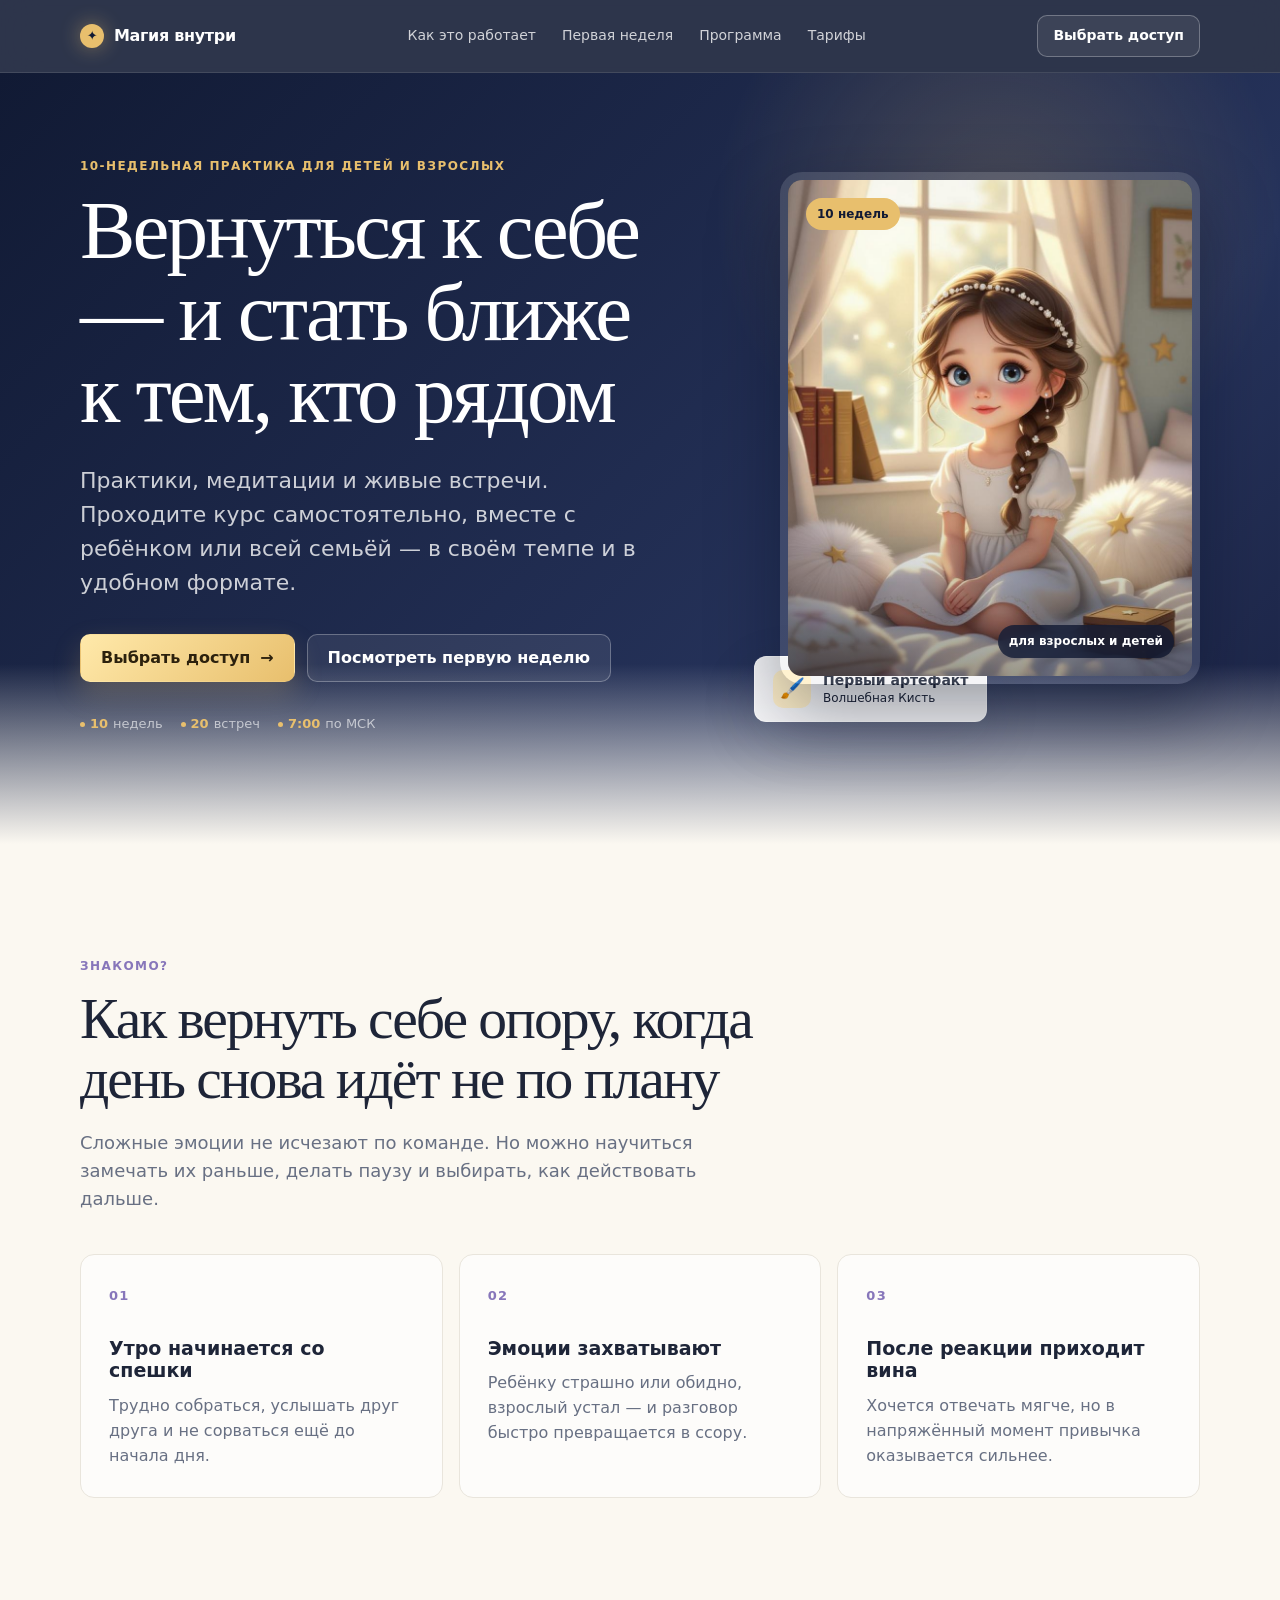
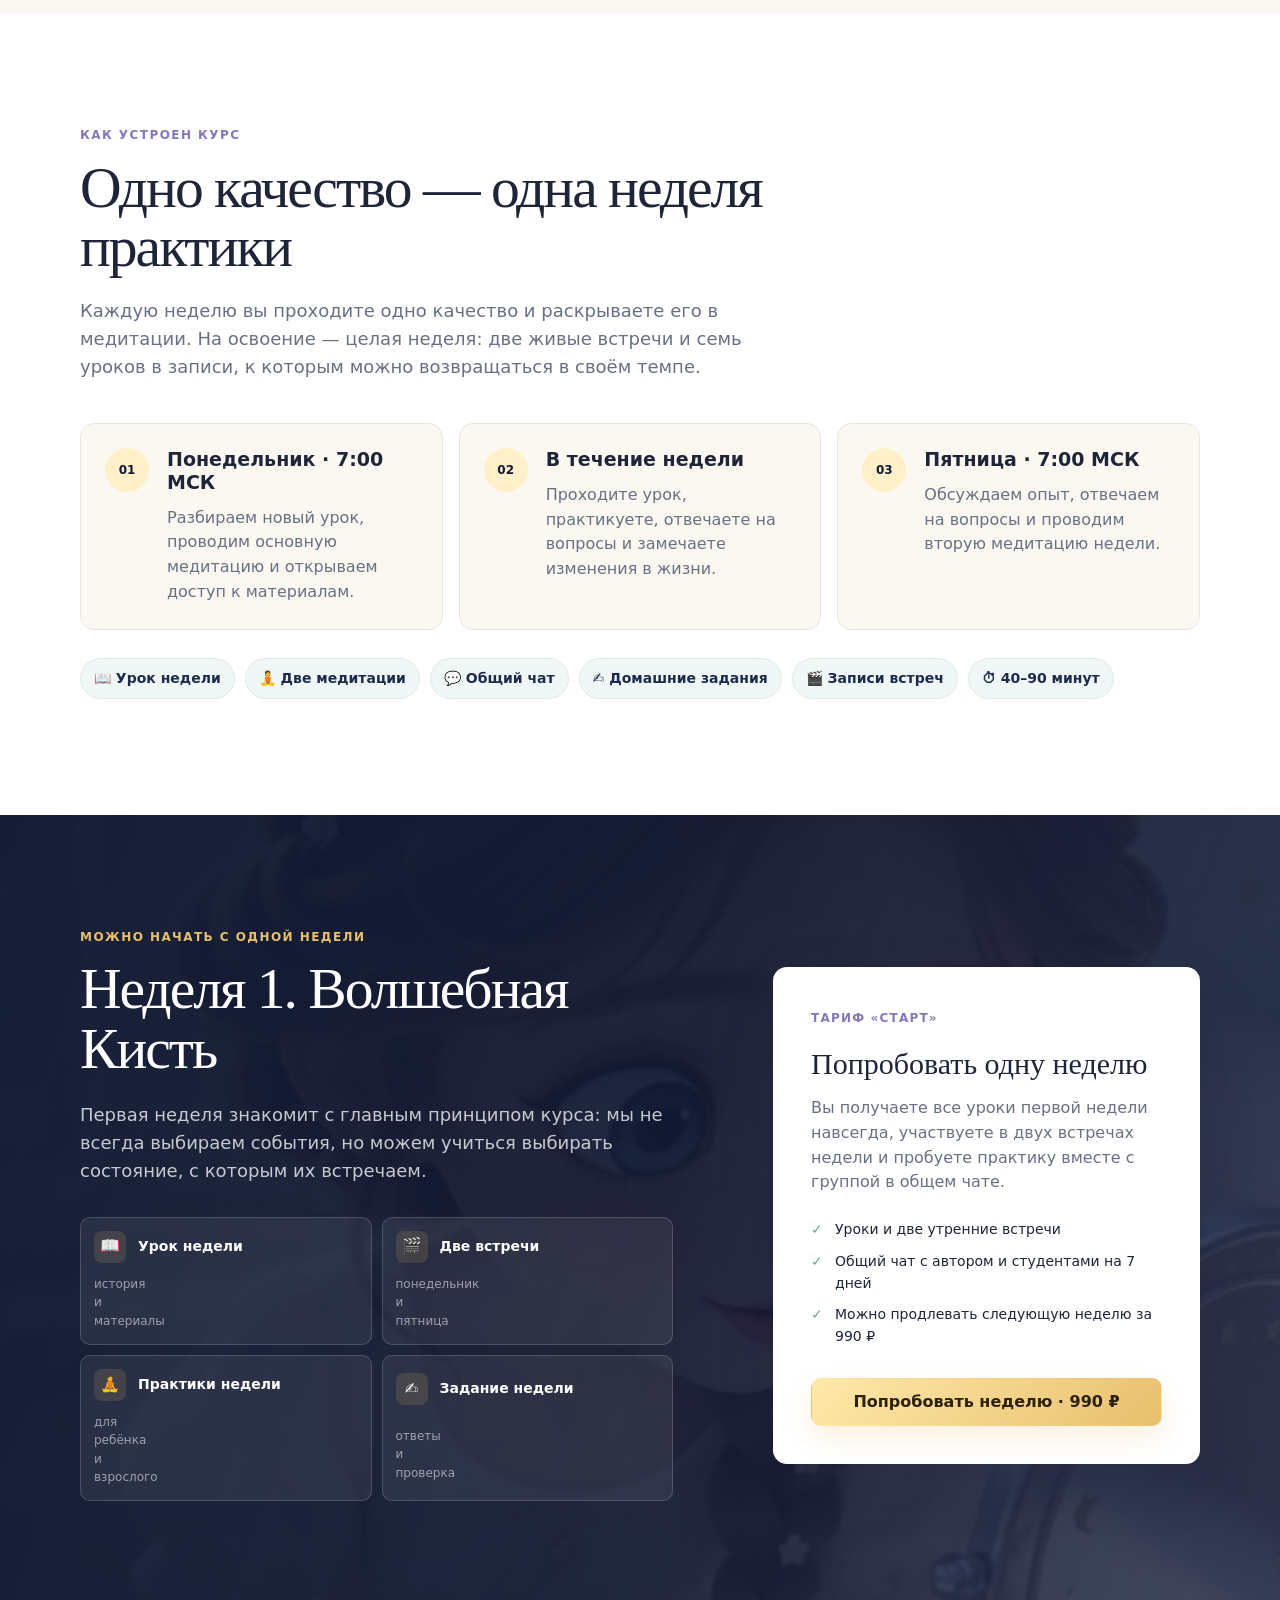
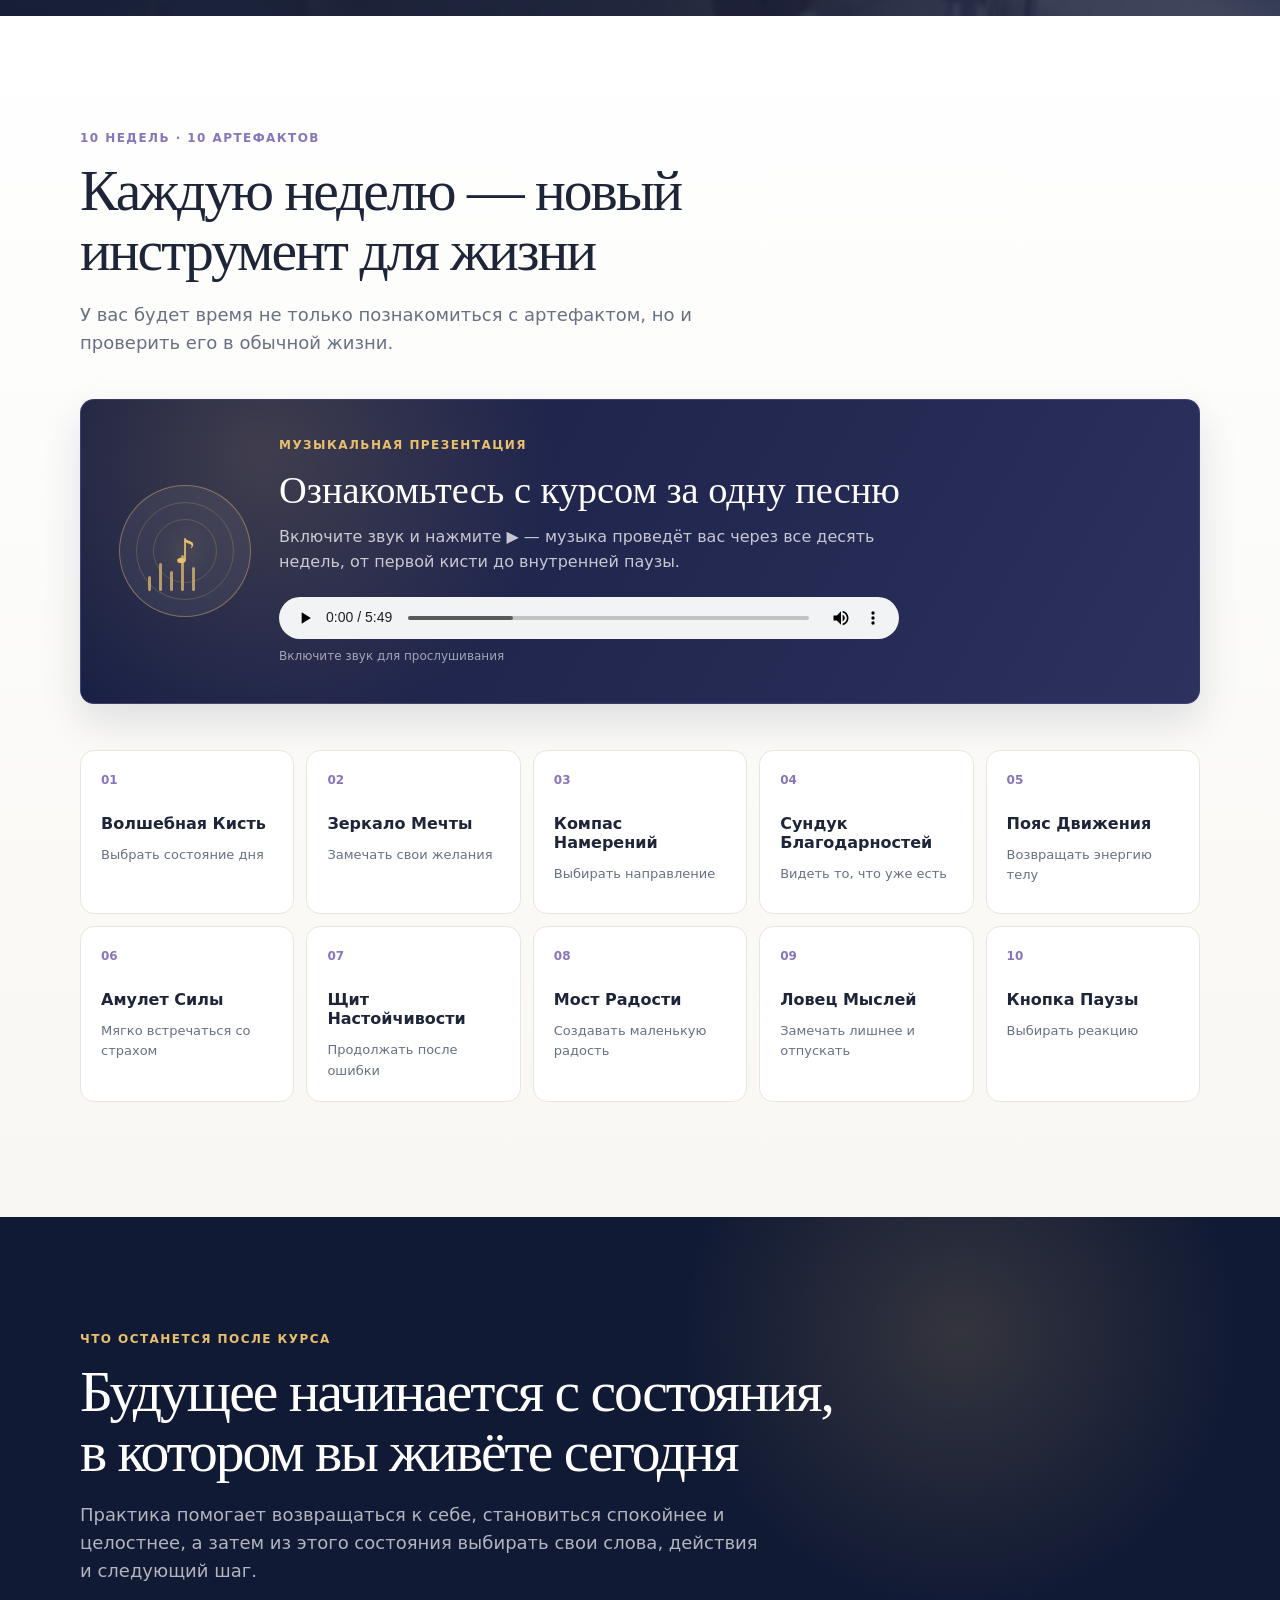
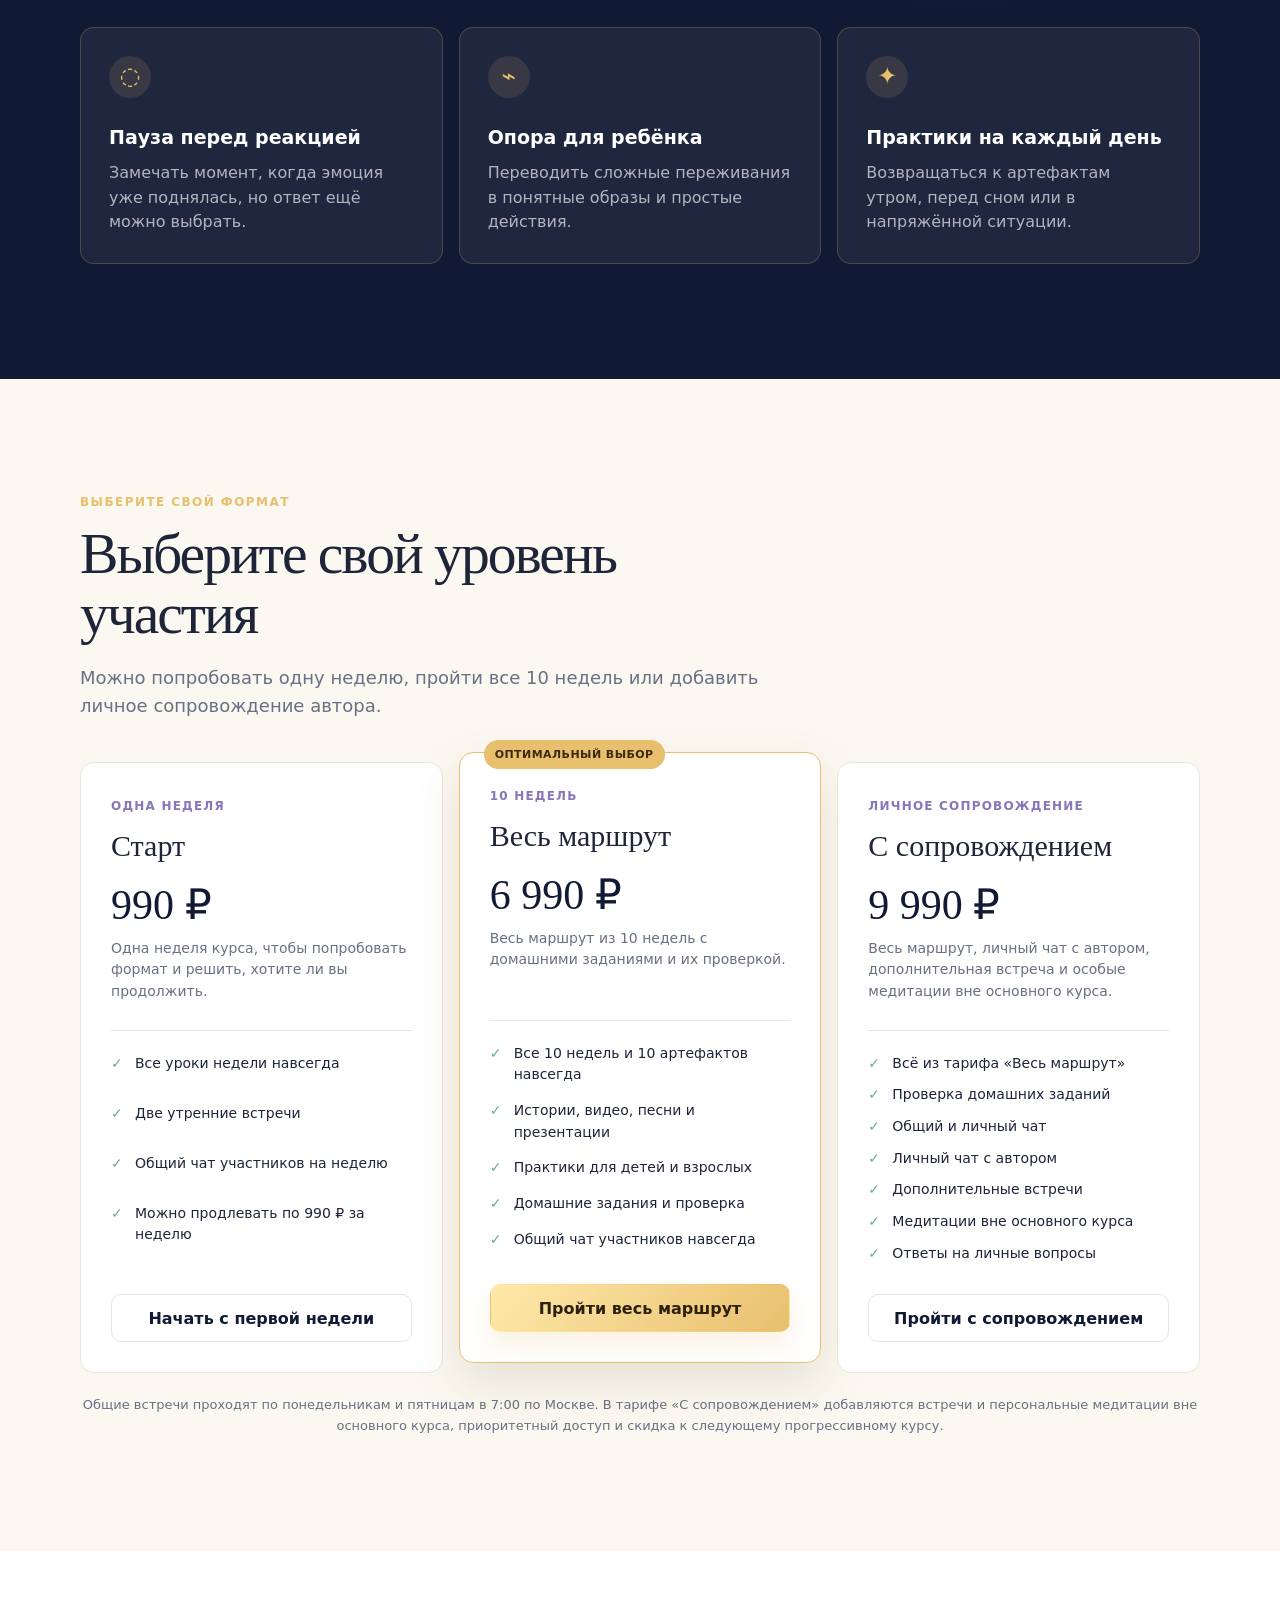
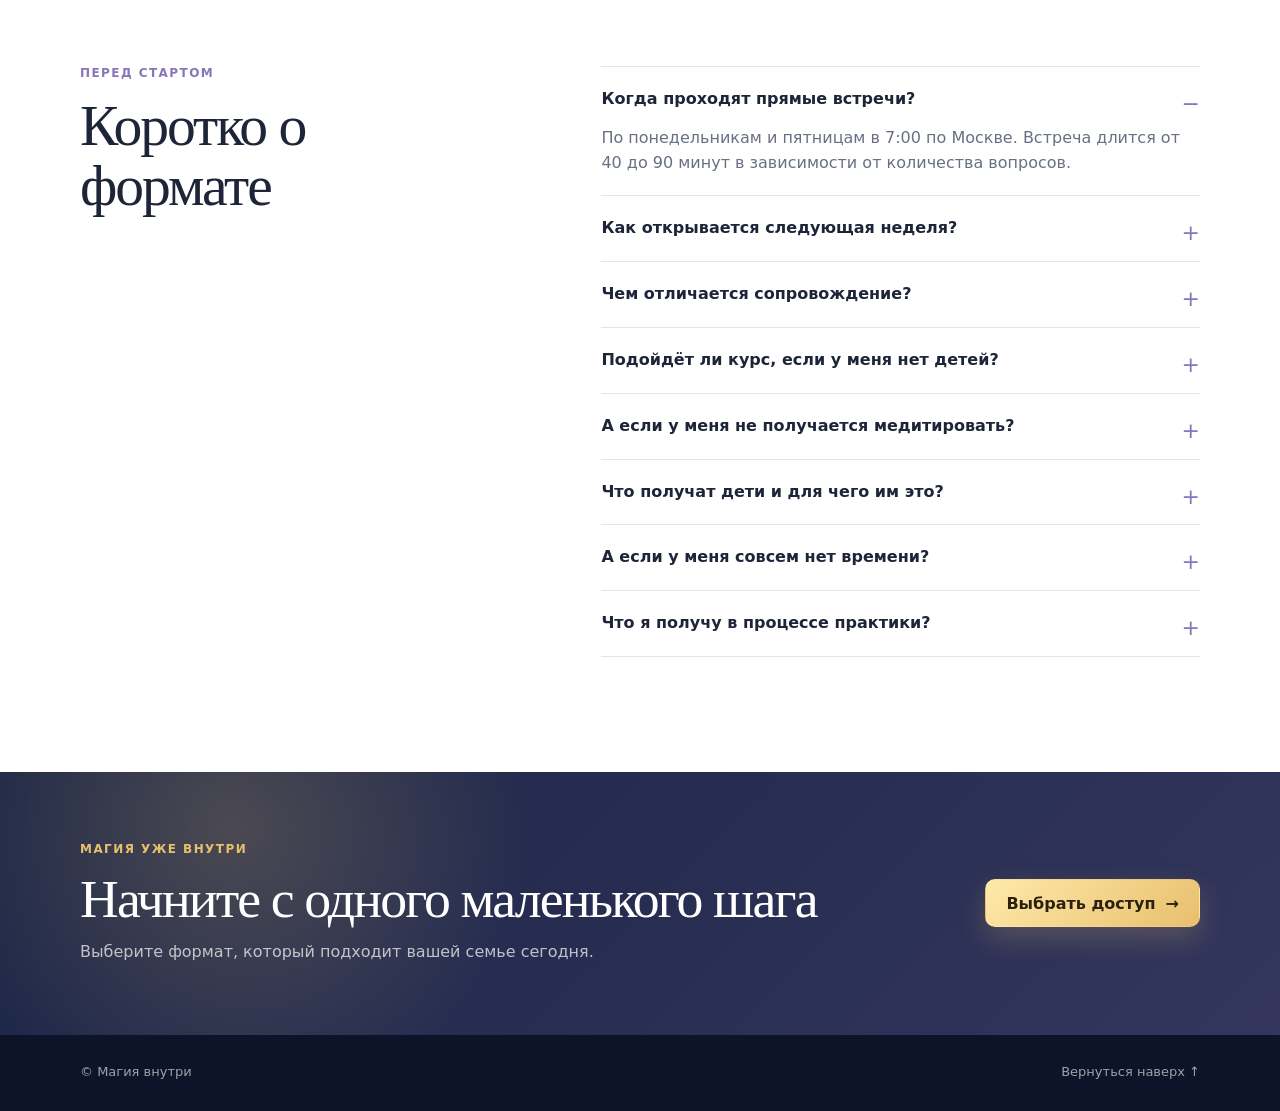
<file: index.html>
<!doctype html>
<html lang="ru">
  <head>
    <meta charset="utf-8" />
    <meta name="viewport" content="width=device-width, initial-scale=1" />
    <title>Магия внутри — 10-недельная практика для детей и взрослых</title>
    <meta
      name="description"
      content="10-недельная практика для детей и взрослых: медитации, живые встречи и практики для самостоятельного прохождения, занятий с ребёнком или всей семьёй."
    />
    <meta name="theme-color" content="#11162f" />
    <link rel="icon" href="assets/favicon.ico" sizes="any" />
    <link rel="icon" type="image/png" sizes="32x32" href="assets/favicon-32.png" />
    <link rel="apple-touch-icon" sizes="180x180" href="assets/apple-touch-icon.png" />
    <link rel="stylesheet" href="styles-lend2.css" />
  </head>
  <body>
    <header class="site-header">
      <div class="container header-inner">
        <a class="brand" href="#top" aria-label="Магия внутри — на главную">
          <span class="brand-mark" aria-hidden="true">✦</span>
          <span>Магия внутри</span>
        </a>

        <nav class="nav" aria-label="Навигация по странице">
          <a href="#how">Как это работает</a>
          <a href="#day">Первая неделя</a>
          <a href="#program">Программа</a>
          <a href="#pricing">Тарифы</a>
        </nav>

        <a class="button button-small button-outline" href="payment.html">Выбрать доступ</a>
      </div>
    </header>

    <main id="top">
      <section class="hero">
        <div class="container hero-grid">
          <div class="hero-copy">
            <p class="eyebrow">10-недельная практика для детей и взрослых</p>
            <h1>Вернуться к себе — и стать ближе к тем, кто рядом</h1>
            <p class="hero-lead">
              Практики, медитации и живые встречи. Проходите курс самостоятельно, вместе
              с ребёнком или всей семьёй — в своём темпе и в удобном формате.
            </p>
            <div class="hero-actions">
              <a class="button button-primary" href="#pricing">Выбрать доступ <span aria-hidden="true">→</span></a>
              <a class="button button-ghost" href="#day">Посмотреть первую неделю</a>
            </div>
            <div class="hero-facts" aria-label="Коротко о курсе">
              <span><strong>10</strong> недель</span>
              <span><strong>20</strong> встреч</span>
              <span><strong>7:00</strong> по МСК</span>
            </div>
          </div>

          <div class="hero-visual">
            <div class="hero-image-wrap">
              <img src="assets/course/day1.jpg" alt="Элли — героиня сказочного курса" />
              <span class="image-badge image-badge-top">10 недель</span>
              <span class="image-badge image-badge-bottom">для взрослых и детей</span>
            </div>
            <div class="hero-note">
              <span class="note-icon" aria-hidden="true">🖌️</span>
              <span><strong>Первый артефакт</strong><br />Волшебная Кисть</span>
            </div>
          </div>
        </div>
      </section>

      <section class="section problem-section" aria-labelledby="problem-title">
        <div class="container">
          <div class="section-heading narrow">
            <p class="eyebrow eyebrow-dark">Знакомо?</p>
            <h2 id="problem-title">Как вернуть себе опору, когда день снова идёт не по плану</h2>
            <p>
              Сложные эмоции не исчезают по команде. Но можно научиться замечать их раньше,
              делать паузу и выбирать, как действовать дальше.
            </p>
          </div>

          <div class="three-cards problem-cards">
            <article class="soft-card">
              <span class="card-number">01</span>
              <h3>Утро начинается со спешки</h3>
              <p>Трудно собраться, услышать друг друга и не сорваться ещё до начала дня.</p>
            </article>
            <article class="soft-card">
              <span class="card-number">02</span>
              <h3>Эмоции захватывают</h3>
              <p>Ребёнку страшно или обидно, взрослый устал — и разговор быстро превращается в ссору.</p>
            </article>
            <article class="soft-card">
              <span class="card-number">03</span>
              <h3>После реакции приходит вина</h3>
              <p>Хочется отвечать мягче, но в напряжённый момент привычка оказывается сильнее.</p>
            </article>
          </div>
        </div>
      </section>

      <section id="how" class="section how-section" aria-labelledby="how-title">
        <div class="container">
          <div class="section-heading">
            <p class="eyebrow eyebrow-dark">Как устроен курс</p>
            <h2 id="how-title">Одно качество — одна неделя практики</h2>
            <p>Каждую неделю вы проходите одно качество и раскрываете его в медитации. На освоение — целая неделя: две живые встречи и семь уроков в записи, к которым можно возвращаться в своём темпе.</p>
          </div>

          <div class="steps">
            <article class="step">
              <div class="step-icon">01</div>
              <div>
                <h3>Понедельник · 7:00 МСК</h3>
                <p>Разбираем новый урок, проводим основную медитацию и открываем доступ к материалам.</p>
              </div>
            </article>
            <article class="step">
              <div class="step-icon">02</div>
              <div>
                <h3>В течение недели</h3>
                <p>Проходите урок, практикуете, отвечаете на вопросы и замечаете изменения в жизни.</p>
              </div>
            </article>
            <article class="step">
              <div class="step-icon">03</div>
              <div>
                <h3>Пятница · 7:00 МСК</h3>
                <p>Обсуждаем опыт, отвечаем на вопросы и проводим вторую медитацию недели.</p>
              </div>
            </article>
          </div>

          <div class="format-row" aria-label="Форматы внутри курса">
            <span>📖 Урок недели</span>
            <span>🧘 Две медитации</span>
            <span>💬 Общий чат</span>
            <span>✍️ Домашние задания</span>
            <span>🎬 Записи встреч</span>
            <span>⏱ 40–90 минут</span>
          </div>
        </div>
      </section>

      <section id="day" class="section day-section" aria-labelledby="day-title">
        <div class="container day-grid">
          <div class="day-copy">
            <p class="eyebrow">Можно начать с одной недели</p>
            <h2 id="day-title">Неделя 1. Волшебная Кисть</h2>
            <p class="lead">
              Первая неделя знакомит с главным принципом курса: мы не всегда выбираем события,
              но можем учиться выбирать состояние, с которым их встречаем.
            </p>

            <div class="day-list">
              <div><span>📖</span><strong>Урок недели</strong><small>история и материалы</small></div>
              <div><span>🎬</span><strong>Две встречи</strong><small>понедельник и пятница</small></div>
              <div><span>🧘</span><strong>Практики недели</strong><small>для ребёнка и взрослого</small></div>
              <div><span>✍️</span><strong>Задание недели</strong><small>ответы и проверка</small></div>
            </div>
          </div>

          <aside class="preview-card">
            <span class="preview-label">Тариф «Старт»</span>
            <h3>Попробовать одну неделю</h3>
            <p>
              Вы получаете все уроки первой недели навсегда, участвуете в двух встречах недели
              и пробуете практику вместе с группой в общем чате.
            </p>
            <ul class="check-list">
              <li>Уроки и две утренние встречи</li>
              <li>Общий чат с автором и студентами на 7 дней</li>
              <li>Можно продлевать следующую неделю за 990 ₽</li>
            </ul>
            <a class="button button-primary button-wide" href="payment.html#day1">Попробовать неделю · 990 ₽</a>
          </aside>
        </div>
      </section>

      <section id="program" class="section program-section" aria-labelledby="program-title">
        <div class="container">
          <div class="section-heading">
            <p class="eyebrow eyebrow-dark">10 недель · 10 артефактов</p>
            <h2 id="program-title">Каждую неделю — новый инструмент для жизни</h2>
            <p>У вас будет время не только познакомиться с артефактом, но и проверить его в обычной жизни.</p>
          </div>

          <div class="course-music-card">
            <div class="course-music-art" aria-hidden="true">
              <span>♪</span>
              <i></i><i></i><i></i><i></i><i></i>
            </div>
            <div class="course-music-copy">
              <p class="eyebrow eyebrow-dark">Музыкальная презентация</p>
              <h3>Ознакомьтесь с курсом за одну песню</h3>
              <p>Включите звук и нажмите ▶ — музыка проведёт вас через все десять недель, от первой кисти до внутренней паузы.</p>
              <audio class="course-music-player" controls preload="metadata" aria-label="Музыкальная презентация курса «Магия внутри»">
                <source src="present.mp3" type="audio/mpeg" />
                Ваш браузер не поддерживает воспроизведение аудио.
              </audio>
              <small>Включите звук для прослушивания</small>
            </div>
          </div>

          <div class="program-grid">
            <article><span>01</span><h3>Волшебная Кисть</h3><p>Выбрать состояние дня</p></article>
            <article><span>02</span><h3>Зеркало Мечты</h3><p>Замечать свои желания</p></article>
            <article><span>03</span><h3>Компас Намерений</h3><p>Выбирать направление</p></article>
            <article><span>04</span><h3>Сундук Благодарностей</h3><p>Видеть то, что уже есть</p></article>
            <article><span>05</span><h3>Пояс Движения</h3><p>Возвращать энергию телу</p></article>
            <article><span>06</span><h3>Амулет Силы</h3><p>Мягко встречаться со страхом</p></article>
            <article><span>07</span><h3>Щит Настойчивости</h3><p>Продолжать после ошибки</p></article>
            <article><span>08</span><h3>Мост Радости</h3><p>Создавать маленькую радость</p></article>
            <article><span>09</span><h3>Ловец Мыслей</h3><p>Замечать лишнее и отпускать</p></article>
            <article><span>10</span><h3>Кнопка Паузы</h3><p>Выбирать реакцию</p></article>
          </div>
        </div>
      </section>

      <section class="section results-section" aria-labelledby="results-title">
        <div class="container">
          <div class="section-heading light-heading">
            <p class="eyebrow">Что останется после курса</p>
            <h2 id="results-title">Будущее начинается с состояния, в котором вы живёте сегодня</h2>
            <p>Практика помогает возвращаться к себе, становиться спокойнее и целостнее, а затем из этого состояния выбирать свои слова, действия и следующий шаг.</p>
          </div>

          <div class="three-cards result-cards">
            <article>
              <span class="result-icon">◌</span>
              <h3>Пауза перед реакцией</h3>
              <p>Замечать момент, когда эмоция уже поднялась, но ответ ещё можно выбрать.</p>
            </article>
            <article>
              <span class="result-icon">⌁</span>
              <h3>Опора для ребёнка</h3>
              <p>Переводить сложные переживания в понятные образы и простые действия.</p>
            </article>
            <article>
              <span class="result-icon">✦</span>
              <h3>Практики на каждый день</h3>
              <p>Возвращаться к артефактам утром, перед сном или в напряжённой ситуации.</p>
            </article>
          </div>
        </div>
      </section>

      <section id="pricing" class="section pricing-section" aria-labelledby="pricing-title">
        <div class="container">
          <div class="section-heading pricing-heading">
            <p class="eyebrow">Выберите свой формат</p>
            <h2 id="pricing-title">Выберите свой уровень участия</h2>
            <p>Можно попробовать одну неделю, пройти все 10 недель или добавить личное сопровождение автора.</p>
          </div>

          <div class="pricing-grid">
            <article class="price-card">
              <div class="price-card-top">
                <span class="price-kicker">Одна неделя</span>
                <h3>Старт</h3>
                <p class="price">990 ₽</p>
                <p class="price-description">Одна неделя курса, чтобы попробовать формат и решить, хотите ли вы продолжить.</p>
              </div>
              <ul class="feature-list">
                <li>Все уроки недели навсегда</li>
                <li>Две утренние встречи</li>
                <li>Общий чат участников на неделю</li>
                <li>Можно продлевать по 990 ₽ за неделю</li>
              </ul>
              <a class="button button-secondary button-wide" href="payment.html#day1">Начать с первой недели</a>
            </article>

            <article class="price-card price-card-featured">
              <span class="popular-badge">Оптимальный выбор</span>
              <div class="price-card-top">
                <span class="price-kicker">10 недель</span>
                <h3>Весь маршрут</h3>
                <p class="price">6 990 ₽</p>
                <p class="price-description">Весь маршрут из 10 недель с домашними заданиями и их проверкой.</p>
              </div>
              <ul class="feature-list">
                <li>Все 10 недель и 10 артефактов навсегда</li>
                <li>Истории, видео, песни и презентации</li>
                <li>Практики для детей и взрослых</li>
                <li>Домашние задания и проверка</li>
                <li>Общий чат участников навсегда</li>
              </ul>
              <a class="button button-primary button-wide" href="payment.html#full">Пройти весь маршрут</a>
            </article>

            <article class="price-card">
              <div class="price-card-top">
                <span class="price-kicker">Личное сопровождение</span>
                <h3>С сопровождением</h3>
                <p class="price">9 990 ₽</p>
                <p class="price-description">Весь маршрут, личный чат с автором, дополнительная встреча и особые медитации вне основного курса.</p>
              </div>
              <ul class="feature-list">
                <li>Всё из тарифа «Весь маршрут»</li>
                <li>Проверка домашних заданий</li>
                <li>Общий и личный чат</li>
                <li>Личный чат с автором</li>
                <li>Дополнительные встречи</li>
                <li>Медитации вне основного курса</li>
                <li>Ответы на личные вопросы</li>
              </ul>
              <a class="button button-secondary button-wide" href="payment.html#support">Пройти с сопровождением</a>
            </article>
          </div>
          <p class="pricing-note">Общие встречи проходят по понедельникам и пятницам в 7:00 по Москве. В тарифе «С сопровождением» добавляются встречи и персональные медитации вне основного курса, приоритетный доступ и скидка к следующему прогрессивному курсу.</p>
        </div>
      </section>

      <section class="section faq-section" aria-labelledby="faq-title">
        <div class="container faq-grid">
          <div class="section-heading narrow">
            <p class="eyebrow eyebrow-dark">Перед стартом</p>
            <h2 id="faq-title">Коротко о формате</h2>
          </div>
          <div class="faq-list">
            <details open>
              <summary>Когда проходят прямые встречи?</summary>
              <p>По понедельникам и пятницам в 7:00 по Москве. Встреча длится от 40 до 90 минут в зависимости от количества вопросов.</p>
            </details>
            <details>
              <summary>Как открывается следующая неделя?</summary>
              <p>Следующий урок открывается после выполнения заданий текущего урока. Обычно новый материал становится доступен к воскресенью, если ответы отправлены вовремя.</p>
            </details>
            <details>
              <summary>Чем отличается сопровождение?</summary>
              <p>На всех тарифах есть общий чат. В тарифе «С сопровождением» можно задавать вопросы автору лично, приходить на дополнительную встречу и проходить дополнительные медитации, которых нет в основном курсе. А также получить выгодные условия для продвинутого курса по медитациям (вторая ступень).</p>
            </details>
            <details>
              <summary>Подойдёт ли курс, если у меня нет детей?</summary>
              <p>Да. Взрослые практики можно проходить самостоятельно, а материалы для детей использовать только по желанию. Курс помогает замечать своё состояние, возвращать внимание и спокойнее реагировать в повседневной жизни.</p>
            </details>
            <details>
              <summary>А если у меня не получается медитировать?</summary>
              <p>Это нормально, просто следуйте за инструктором: цель практики не в том, чтобы полностью остановить мысли. Начните с 3–5 минут, мягко возвращая внимание к дыханию, телу или голосу ведущего. Просто выделите немного времени для медитации. И через некоторое время у вас все получится!</p>
            </details>
            <details>
              <summary>Что получат дети и для чего им это?</summary>
              <p>Дети учатся замечать эмоции, называть своё состояние, переключать внимание и успокаиваться перед реакцией. Это может поддерживать внимание, эмоциональную осознанность и саморегуляцию.</p>
            </details>
            <details>
              <summary>А если у меня совсем нет времени?</summary>
              <p>Начните с короткой версии на 5–10 минут. Важнее регулярность и возвращение к практике, чем идеальная длительность. Даже одна осознанная пауза, несколько спокойных вдохов или короткое наблюдение за телом — уже шаг к интеграции навыка.</p>
            </details>
            <details>
              <summary>Что я получу в процессе практики?</summary>
              <p>Придут перемены, не мгновенно. Нужно терпение и желание. Вы обретете понятные навыки: замечать напряжение раньше, делать паузу перед привычной реакцией, лучше чувствовать тело и разговаривать с близкими о состоянии. Результат у каждого проявляется по-разному и зависит от регулярности практики. Но то, что жизнь станет интересней и радостней — это гарантированно!</p>
            </details>
          </div>
        </div>
      </section>

      <section class="final-cta" aria-labelledby="final-title">
        <div class="container final-cta-inner">
          <div>
            <p class="eyebrow">Магия уже внутри</p>
            <h2 id="final-title">Начните с одного маленького шага</h2>
            <p>Выберите формат, который подходит вашей семье сегодня.</p>
          </div>
          <a class="button button-primary" href="#pricing">Выбрать доступ <span aria-hidden="true">→</span></a>
        </div>
      </section>
    </main>

    <footer class="site-footer">
      <div class="container footer-inner">
        <span>© Магия внутри</span>
        <a href="#top">Вернуться наверх ↑</a>
      </div>
    </footer>
  </body>
</html>
</file>
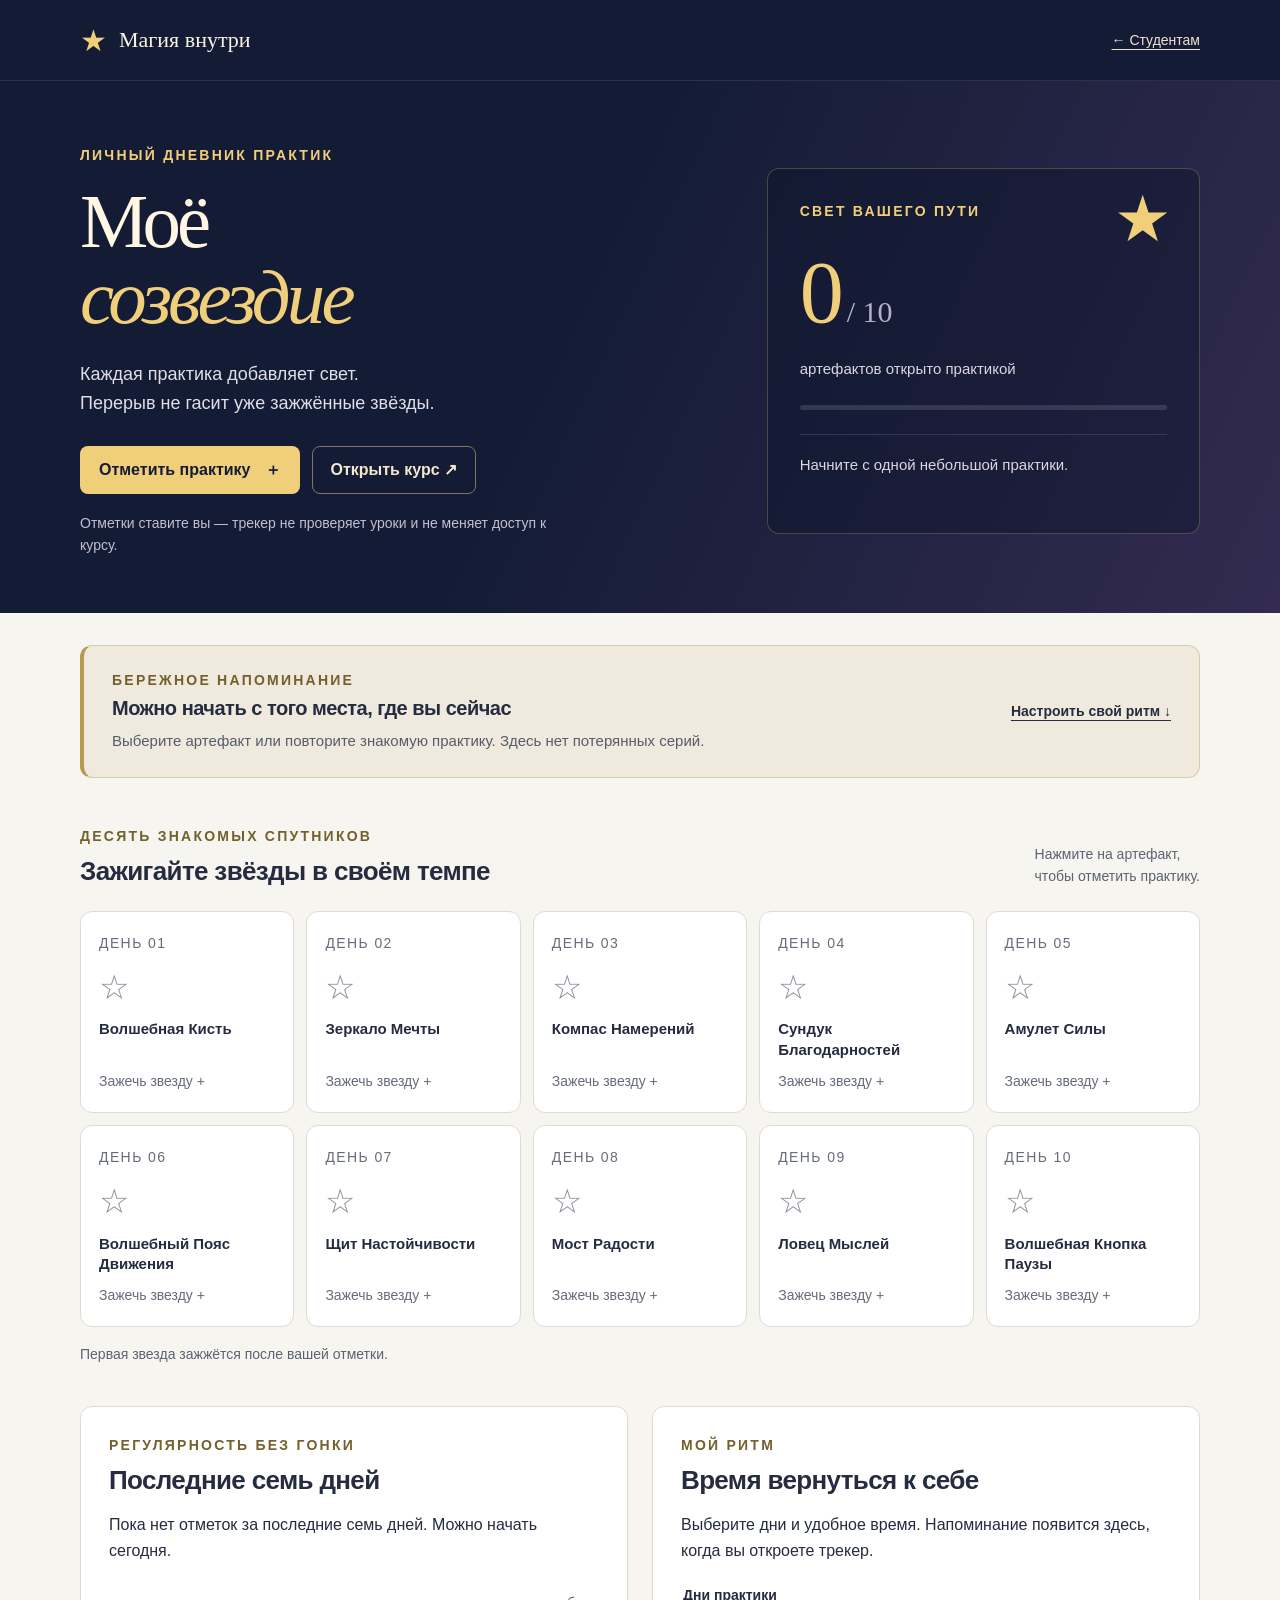
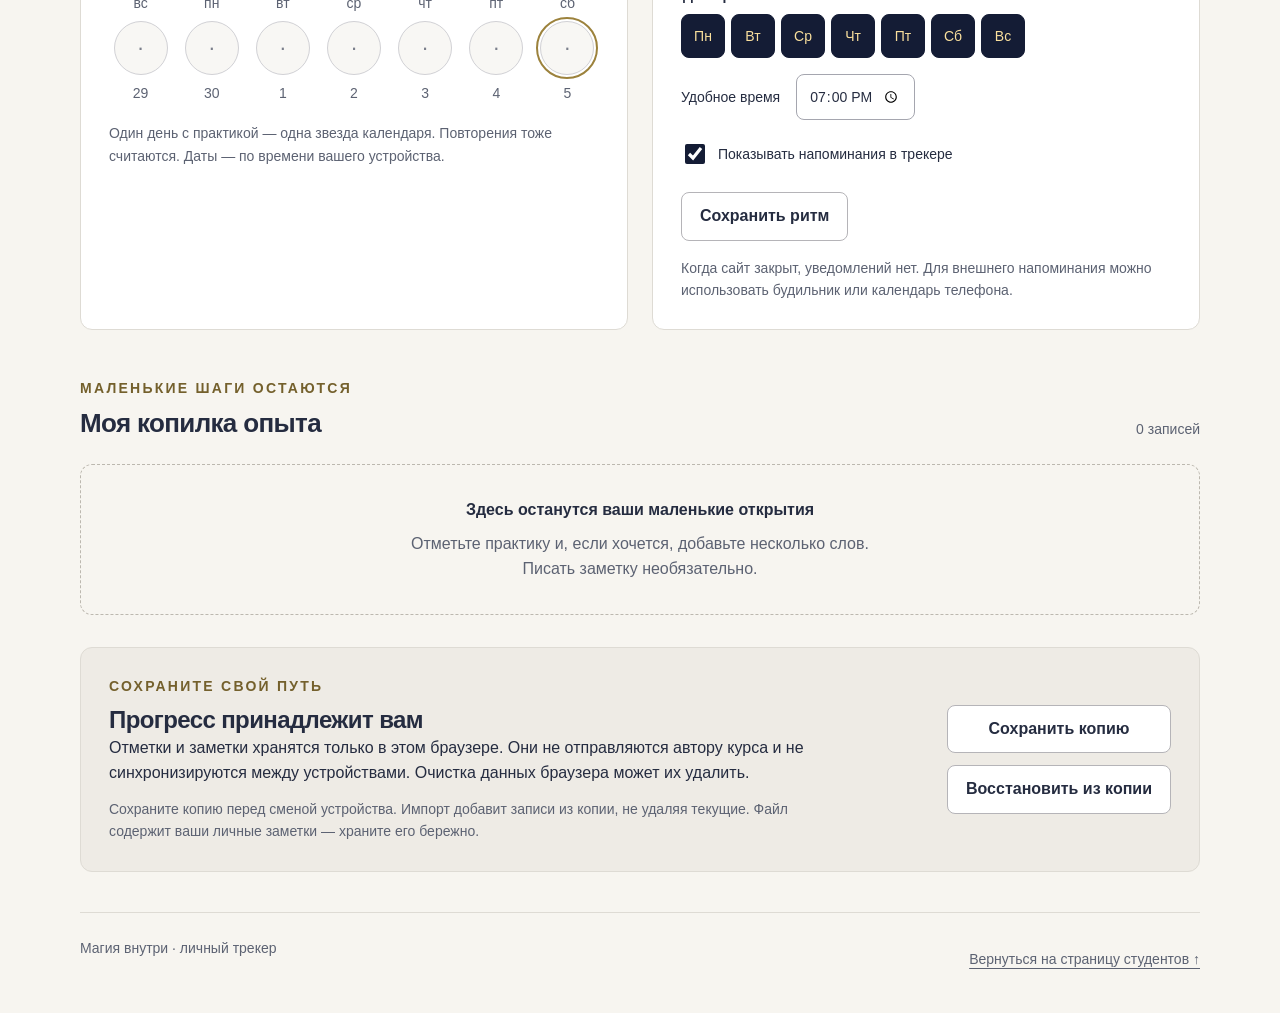
<file: tracker/index.html>
<!doctype html>
<html lang="ru">
<head>
<meta charset="utf-8"><meta name="viewport" content="width=device-width,initial-scale=1">
<meta name="theme-color" content="#141c35">
<meta name="description" content="Личный трекер практик курса «Магия внутри». Десять артефактов, ваш ритм и маленькие открытия.">
<title>Моё созвездие — Магия внутри</title>
<link rel="stylesheet" href="tracker.css?v=1"><script src="tracker.js?v=1" defer></script>
</head>
<body>
<header class="top"><div class="wrap top-inner"><a class="brand" href="../students.html"><span aria-hidden="true">★</span> Магия внутри</a><a class="back" href="../students.html">← Студентам</a></div></header>
<main>
<section class="hero"><div class="wrap hero-grid"><div><p class="eyebrow">Личный дневник практик</p><h1>Моё<br><em>созвездие</em></h1><p class="lead">Каждая практика добавляет свет.<br>Перерыв не гасит уже зажжённые звёзды.</p><div class="actions"><button class="primary" id="add">Отметить практику <span aria-hidden="true">＋</span></button><a class="ghost" href="https://goloka-gid.github.io/goloka-course/" target="_blank" rel="noopener">Открыть курс ↗</a></div><p class="hero-small">Отметки ставите вы — трекер не проверяет уроки и не меняет доступ к курсу.</p></div><aside class="summary" aria-label="Ваш прогресс"><div class="summary-star" aria-hidden="true">★</div><p class="eyebrow">Свет вашего пути</p><p class="count"><span id="total">0</span><span class="out-of"> / 10</span></p><p id="summary-text">артефактов открыто практикой</p><div class="progress" role="progressbar" aria-label="Артефакты с выполненной практикой" aria-valuemin="0" aria-valuemax="10" aria-valuenow="0"><div id="progress-fill"></div></div><p class="summary-foot" id="last">Начните с одной небольшой практики.</p></aside></div></section>
<noscript><p class="wrap notice">Для отметок и сохранения прогресса включите JavaScript. Сам курс доступен по ссылке выше.</p></noscript>
<div class="wrap content">
<div id="storage-warning" class="notice warning" role="alert" hidden></div>
<section class="reminder" aria-labelledby="reminder-title"><div><p class="eyebrow dark">Бережное напоминание</p><h2 id="reminder-title">Можно начать с того места, где вы сейчас</h2><p id="reminder-text">Выберите артефакт или повторите знакомую практику. Здесь нет потерянных серий.</p></div><a class="text-link" href="#rhythm">Настроить свой ритм ↓</a></section>
<section class="map-section" aria-labelledby="map-title"><div class="section-head"><div><p class="eyebrow dark">Десять знакомых спутников</p><h2 id="map-title">Зажигайте звёзды в своём темпе</h2></div><p class="caption">Нажмите на артефакт,<br>чтобы отметить практику.</p></div><div class="artifacts" id="artifacts"></div><p class="subtle" id="reward" aria-live="polite">Первая звезда зажжётся после вашей отметки.</p></section>
<section class="two-cols"><article class="panel" aria-labelledby="week-title"><p class="eyebrow dark">Регулярность без гонки</p><h2 id="week-title">Последние семь дней</h2><p id="week-summary">Пока нет отметок за эту неделю.</p><div class="week" id="week"></div><p class="subtle">Один день с практикой — одна звезда календаря. Повторения тоже считаются. Даты — по времени вашего устройства.</p></article><article class="panel rhythm" id="rhythm" aria-labelledby="rhythm-title"><p class="eyebrow dark">Мой ритм</p><h2 id="rhythm-title">Время вернуться к себе</h2><p>Выберите дни и удобное время. Напоминание появится здесь, когда вы откроете трекер.</p><form id="rhythm-form"><fieldset><legend>Дни практики</legend><div class="days" id="days"></div></fieldset><div class="time-row"><label for="time">Удобное время</label><input id="time" type="time" value="19:00" required></div><label class="check"><input id="reminders" type="checkbox" checked> Показывать напоминания в трекере</label><button class="secondary" type="submit">Сохранить ритм</button></form><p class="subtle">Когда сайт закрыт, уведомлений нет. Для внешнего напоминания можно использовать будильник или календарь телефона.</p></article></section>
<section class="journal-section" aria-labelledby="journal-title"><div class="section-head"><div><p class="eyebrow dark">Маленькие шаги остаются</p><h2 id="journal-title">Моя копилка опыта</h2></div><span class="caption" id="entry-count">0 записей</span></div><div id="journal"></div></section>
<section class="backup panel" aria-labelledby="backup-title"><div><p class="eyebrow dark">Сохраните свой путь</p><h2 id="backup-title">Прогресс принадлежит вам</h2><p>Отметки и заметки хранятся только в этом браузере. Они не отправляются автору курса и не синхронизируются между устройствами. Очистка данных браузера может их удалить.</p><p class="subtle">Сохраните копию перед сменой устройства. Импорт добавит записи из копии, не удаляя текущие. Файл содержит ваши личные заметки — храните его бережно.</p></div><div class="backup-actions"><button class="secondary" id="export">Сохранить копию</button><button class="secondary" id="import">Восстановить из копии</button><input id="import-file" type="file" accept="application/json,.json" hidden></div></section>
</div>
</main>
<footer class="wrap footer"><span>Магия внутри · личный трекер</span><a href="../students.html">Вернуться на страницу студентов ↑</a></footer>
<dialog id="entry-dialog" aria-labelledby="entry-title"><form id="entry-form"><div class="dialog-top"><p class="eyebrow dark">Один небольшой шаг</p><button type="button" class="icon-button" id="close-dialog" aria-label="Закрыть">×</button></div><h2 id="entry-title">Моя практика</h2><p class="subtle">Отметьте участие, а не «правильное» настроение. Повторять практики можно.</p><label for="artifact">Артефакт</label><select id="artifact" required></select><label for="date">Дата практики</label><input id="date" type="date" required><label for="note">Что хочется взять с собой? <span class="optional">Необязательно</span></label><textarea id="note" rows="3" maxlength="1000" placeholder="Одно слово, небольшое открытие — или оставьте поле пустым."></textarea><p id="form-error" class="form-error" role="alert"></p><button class="primary full" type="submit">Сохранить практику ★</button><p class="subtle">Одна отметка на артефакт за дату. Повторное сохранение обновит заметку.</p></form></dialog>
<div id="toast" class="toast" role="status" aria-live="polite" hidden></div>
</body></html>
</file>
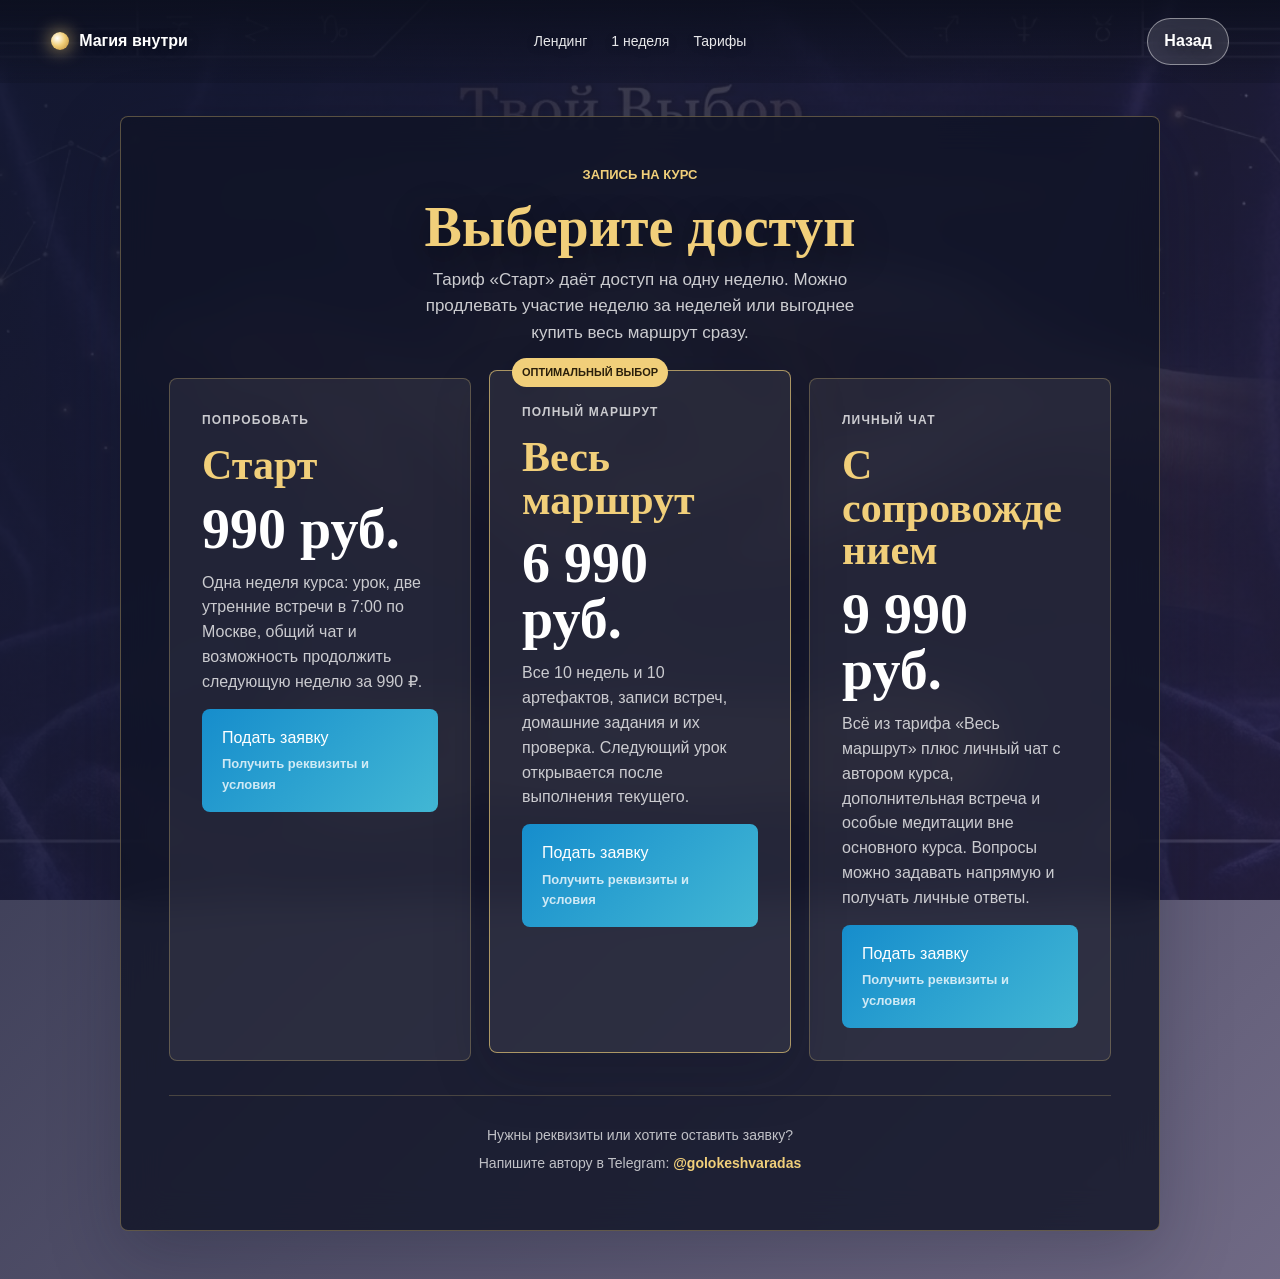
<file: payment.html>
<!doctype html>
<html lang="ru">
  <head>
    <meta charset="utf-8" />
    <meta name="viewport" content="width=device-width, initial-scale=1" />
    <title>Выбор доступа — Магия внутри</title>
    <meta
      name="description"
      content="Выберите доступ к курсу «Магия внутри»: одну неделю, полный маршрут или сопровождение."
    />
    <meta name="theme-color" content="#11162f" />
    <link rel="icon" href="assets/favicon.ico" sizes="any" />
    <link rel="icon" type="image/png" sizes="32x32" href="assets/favicon-32.png" />
    <link rel="apple-touch-icon" sizes="180x180" href="assets/apple-touch-icon.png" />
    <link rel="stylesheet" href="styles.css" />
    <link rel="stylesheet" href="styles-payment.css" />
  </head>
  <body class="payment-page">
    <header class="site-header payment-header">
      <a class="brand" href="index.html" aria-label="Магия внутри">
        <span class="brand-mark"></span>
        <span>Магия внутри</span>
      </a>
      <nav class="nav" aria-label="Навигация">
        <a href="lend2.html">Лендинг</a>
        <a href="lend2.html#day">1 неделя</a>
        <a href="lend2.html#pricing">Тарифы</a>
      </nav>
      <a class="header-cta" href="lend2.html">Назад</a>
    </header>

    <main class="payment-shell">
      <section class="payment-card payment-card-wide" aria-labelledby="payment-title">
        <p class="eyebrow">Запись на курс</p>
        <h1 id="payment-title">Выберите доступ</h1>
        <p class="payment-subtitle">
          Тариф «Старт» даёт доступ на одну неделю. Можно продлевать участие
          неделю за неделей или выгоднее купить весь маршрут сразу.
        </p>

        <div class="payment-offers payment-offers-three">
          <article id="day1" class="payment-offer">
            <p class="payment-kicker">Попробовать</p>
            <h2>Старт</h2>
            <p class="payment-price">990 руб.</p>
            <p>
              Одна неделя курса: урок, две утренние встречи в 7:00 по Москве,
              общий чат и возможность продолжить следующую неделю за 990 ₽.
            </p>
            <div class="payment-actions">
              <button type="button" class="payment-button payment-button-apply js-open-application-modal" data-plan="Старт" data-price="990 ₽" aria-controls="application-modal">
                <span>Подать заявку</span>
                <small>Получить реквизиты и условия</small>
              </button>
            </div>
          </article>

          <article id="full" class="payment-offer payment-offer-featured">
            <p class="payment-kicker">Полный маршрут</p>
            <h2>Весь маршрут</h2>
            <p class="payment-price">6 990 руб.</p>
            <p>
              Все 10 недель и 10 артефактов, записи встреч, домашние задания
              и их проверка. Следующий урок открывается после выполнения текущего.
            </p>
            <div class="payment-actions">
              <button type="button" class="payment-button payment-button-apply js-open-application-modal" data-plan="Весь маршрут" data-price="6 990 ₽" aria-controls="application-modal">
                <span>Подать заявку</span>
                <small>Получить реквизиты и условия</small>
              </button>
            </div>
          </article>

          <article id="support" class="payment-offer">
            <p class="payment-kicker">Личный чат</p>
            <h2>С сопровождением</h2>
            <p class="payment-price">9 990 руб.</p>
            <p>
              Всё из тарифа «Весь маршрут» плюс личный чат с автором курса,
              дополнительная встреча и особые медитации вне основного курса.
              Вопросы можно задавать напрямую и получать личные ответы.
            </p>
            <div class="payment-actions">
              <button type="button" class="payment-button payment-button-apply js-open-application-modal" data-plan="С сопровождением" data-price="9 990 ₽" aria-controls="application-modal">
                <span>Подать заявку</span>
                <small>Получить реквизиты и условия</small>
              </button>
            </div>
          </article>
        </div>

        <div class="support-block">
          <p>Нужны реквизиты или хотите оставить заявку?</p>
          <p>
            Напишите автору в Telegram:
            <a href="https://t.me/golokeshvaradas" target="_blank" rel="noopener" class="support-link">
              @golokeshvaradas
            </a>
          </p>
        </div>
      </section>
    </main>

    <div class="payment-modal" id="application-modal" hidden>
      <div class="payment-modal-backdrop" data-close-modal></div>
      <section class="payment-modal-dialog" role="dialog" aria-modal="true" aria-labelledby="application-modal-title">
        <button type="button" class="payment-modal-close" aria-label="Закрыть" data-close-modal>×</button>
        <p class="payment-kicker">Ваша заявка</p>
        <h2 id="application-modal-title">Подать заявку</h2>
        <p class="payment-modal-selected">Вы выбрали: <strong id="application-modal-plan">тариф</strong> · <strong id="application-modal-price">цена</strong></p>
        <p>
          Чтобы получить актуальные реквизиты, напишите автору в личные сообщения. Если удобнее,
          оставьте свои контакты в форме — автор свяжется с вами.
        </p>
        <div class="payment-modal-actions">
          <a id="application-modal-telegram" class="payment-button payment-button-telegram" href="https://t.me/golokeshvaradas" target="_blank" rel="noopener">
            Получить реквизиты в Telegram
          </a>
          <a id="application-modal-contact" class="payment-button payment-button-contact" href="https://forms.gle/fA3XQTghfwCx5cJq5" target="_blank" rel="noopener">
            Свяжитесь со мной
          </a>
        </div>
        <small class="payment-modal-note">Telegram — для реквизитов, форма — чтобы оставить контакты.</small>
      </section>
    </div>

    <script>
      (() => {
        const modal = document.getElementById('application-modal');
        const plan = document.getElementById('application-modal-plan');
        const price = document.getElementById('application-modal-price');
        const telegram = document.getElementById('application-modal-telegram');
        const contact = document.getElementById('application-modal-contact');
        const contactFormUrl = 'https://forms.gle/fA3XQTghfwCx5cJq5';
        const closeButton = modal.querySelector('.payment-modal-close');
        let lastFocusedElement = null;

        const closeModal = () => {
          modal.hidden = true;
          document.body.classList.remove('modal-open');
          if (lastFocusedElement) lastFocusedElement.focus();
        };

        document.querySelectorAll('.js-open-application-modal').forEach((button) => {
          button.addEventListener('click', () => {
            lastFocusedElement = document.activeElement;
            plan.textContent = button.dataset.plan;
            price.textContent = button.dataset.price;
            const requisitesMessage = `Здравствуйте! Хочу получить реквизиты для тарифа «${button.dataset.plan}» (${button.dataset.price}).`;
            telegram.href = `https://t.me/golokeshvaradas?text=${encodeURIComponent(requisitesMessage)}`;
            contact.href = contactFormUrl;
            modal.hidden = false;
            document.body.classList.add('modal-open');
            closeButton.focus();
          });
        });

        modal.addEventListener('click', (event) => {
          if (event.target.matches('[data-close-modal]')) closeModal();
        });

        document.addEventListener('keydown', (event) => {
          if (event.key === 'Escape' && !modal.hidden) closeModal();
        });
      })();
    </script>
  </body>
</html>
</file>
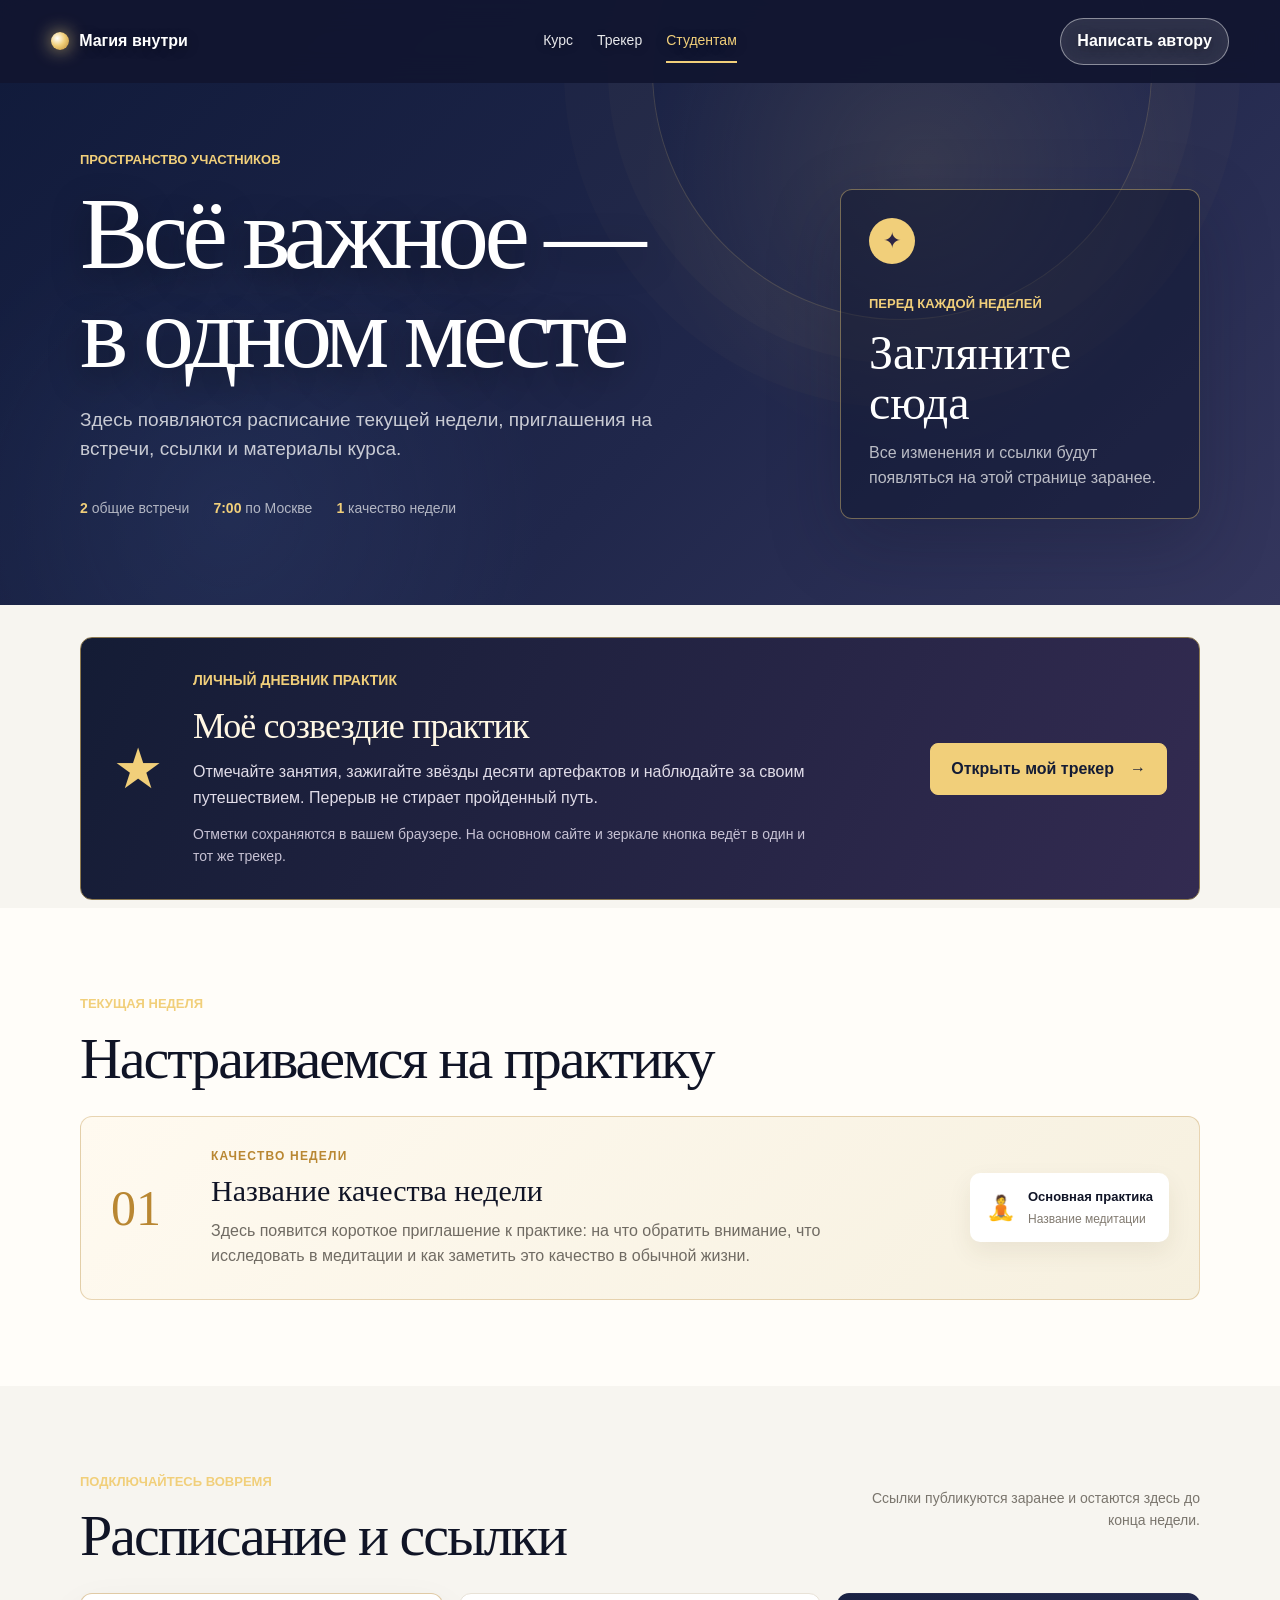
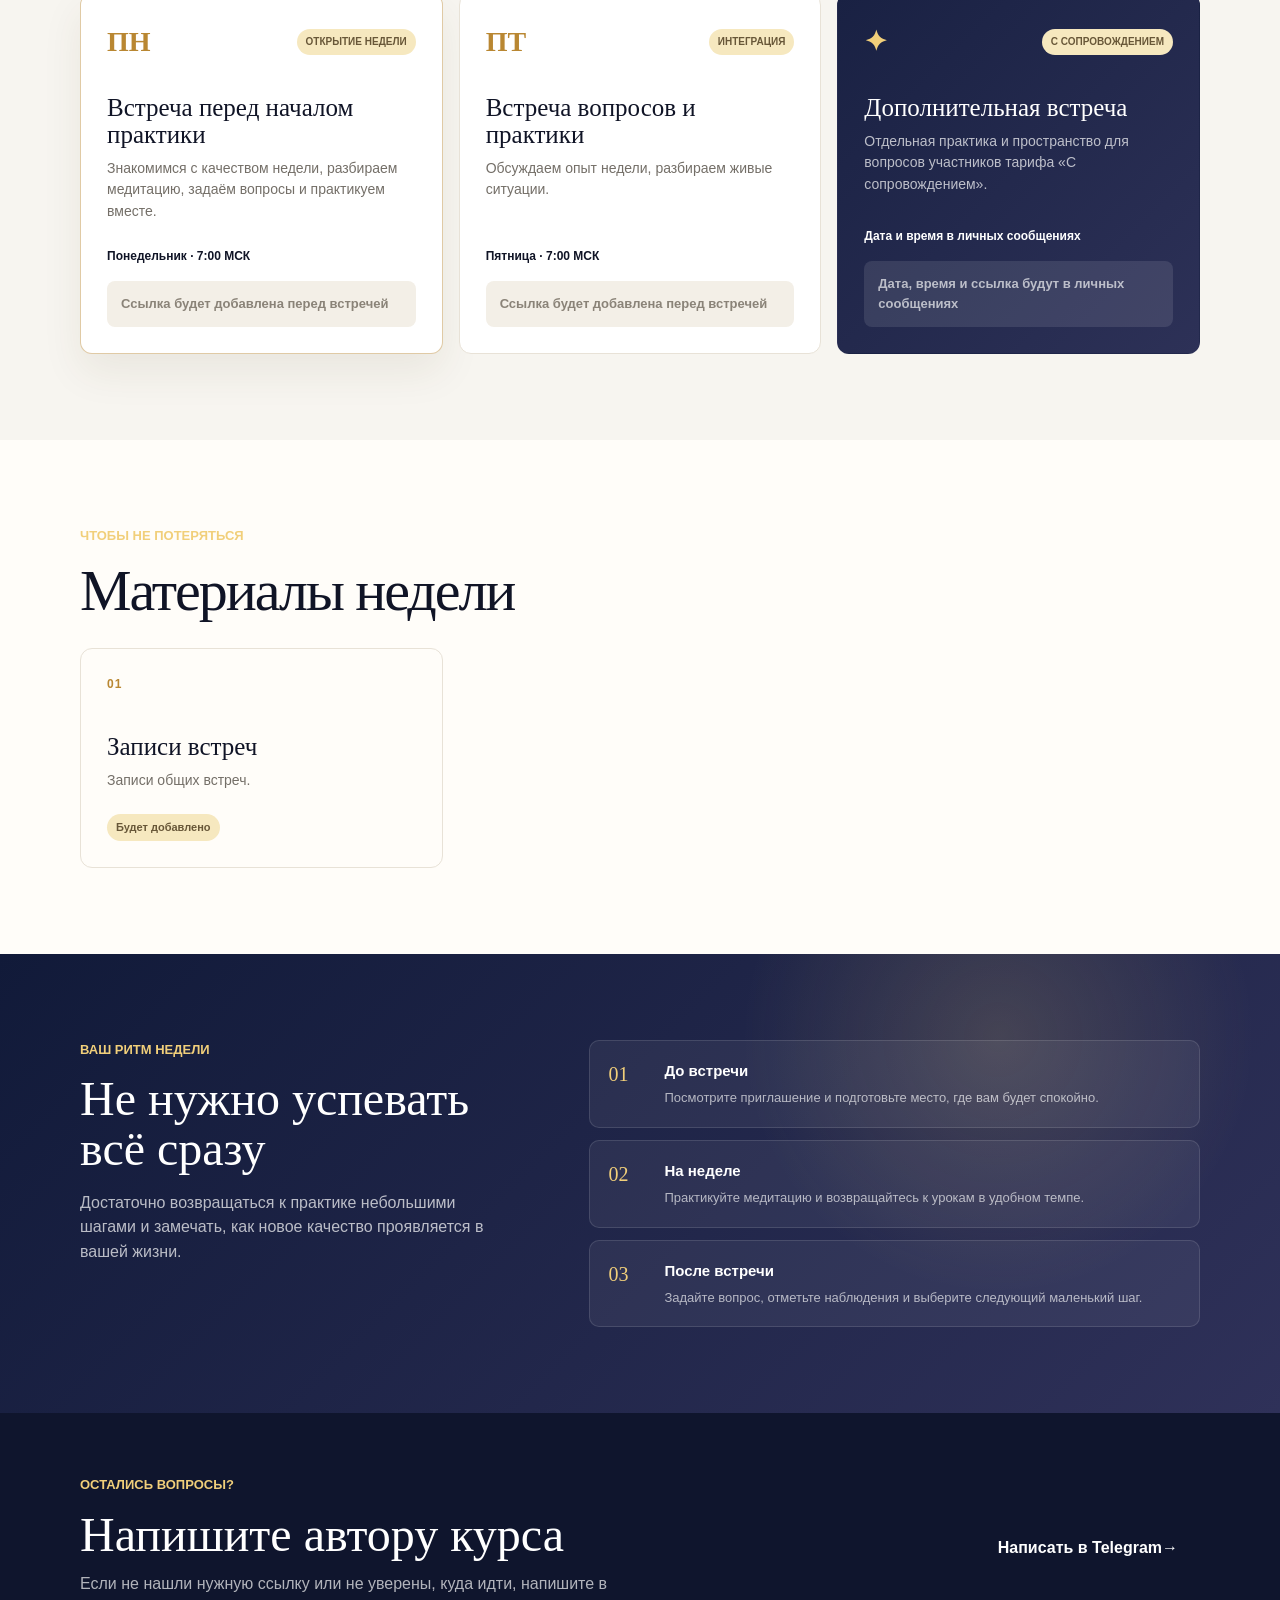
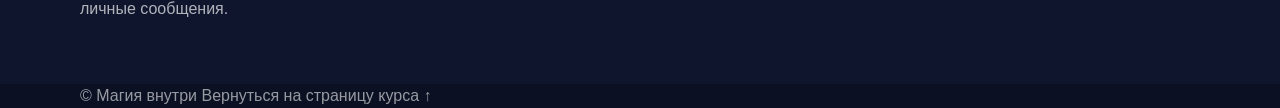
<file: students.html>
<!doctype html>
<html lang="ru">
  <head>
    <meta charset="utf-8" />
    <meta name="viewport" content="width=device-width, initial-scale=1" />
    <title>Студентам — Магия внутри</title>
    <meta
      name="description"
      content="Актуальное расписание встреч, ссылки и материалы для студентов курса «Магия внутри»."
    />
    <meta name="theme-color" content="#11162f" />
    <link rel="icon" href="assets/favicon.ico" sizes="any" />
    <link rel="icon" type="image/png" sizes="32x32" href="assets/favicon-32.png" />
    <link rel="apple-touch-icon" sizes="180x180" href="assets/apple-touch-icon.png" />
    <link rel="stylesheet" href="styles.css" />
    <link rel="stylesheet" href="styles-students.css" />
    <link rel="stylesheet" href="students-tracker.css?v=1" />
    <!-- Навигация для действующих студентов; стили ограничены этой страницей. -->
    <style id="students-course-navigation">
      .students-header .brand,.students-header .header-cta{min-height:44px;display:inline-flex;align-items:center}
      .students-header .nav a{min-height:44px;display:inline-flex;align-items:center;border-bottom:2px solid transparent}
      .students-header .nav a[aria-current="page"]{border-bottom-color:var(--gold)}
      .students-header a:focus-visible{outline:2px solid var(--gold);outline-offset:4px;border-radius:4px}
      @media(max-width:980px){
        .students-header{grid-template-columns:minmax(0,1fr) auto;gap:8px 16px}
        .students-header .brand{grid-column:1;grid-row:1}
        .students-header .header-cta{grid-column:2;grid-row:1}
        .students-header .nav{display:flex;grid-column:1 / -1;grid-row:2;justify-content:center;gap:28px;border-top:1px solid rgba(255,255,255,.16);padding-top:4px}
        .students-hero{padding-top:168px}
      }
      @media(max-width:620px){
        .students-header{column-gap:10px}
        .students-header .brand{font-size:14px;gap:8px}
        .students-header .brand-mark{width:16px;height:16px;flex-shrink:0}
        .students-header .nav{gap:28px;font-size:14px}
      }
    </style>
  </head>
  <body class="students-page">
    <header class="site-header students-header">
      <a class="brand" href="students.html" aria-label="Магия внутри — страница студентов">
        <span class="brand-mark"></span>
        <span>Магия внутри</span>
      </a>
      <nav class="nav" aria-label="Навигация">
        <a href="https://goloka-gid.github.io/goloka-course/">Курс</a>
        <a href="https://goloka-gid.github.io/landing-global/tracker/">Трекер</a>
        <a href="students.html" aria-current="page">Студентам</a>
      </nav>
      <a class="header-cta" href="https://t.me/golokeshvaradas" target="_blank" rel="noopener">Написать автору</a>
    </header>

    <main>
      <section class="students-hero">
        <div class="students-hero-glow" aria-hidden="true"></div>
        <div class="container students-hero-inner">
          <div>
            <p class="eyebrow">Пространство участников</p>
            <h1>Всё важное —<br />в одном месте</h1>
            <p class="students-hero-lead">
              Здесь появляются расписание текущей недели, приглашения на встречи,
              ссылки и материалы курса.
            </p>
            <div class="students-hero-facts" aria-label="Информация о встречах">
              <span><strong>2</strong> общие встречи</span>
              <span><strong>7:00</strong> по Москве</span>
              <span><strong>1</strong> качество недели</span>
            </div>
          </div>
          <aside class="students-welcome-card">
            <span class="students-card-icon" aria-hidden="true">✦</span>
            <p class="eyebrow">Перед каждой неделей</p>
            <h2>Загляните сюда</h2>
            <p>Все изменения и ссылки будут появляться на этой странице заранее.</p>
          </aside>
        </div>
      </section>

      <!-- Независимый трекер: не меняет доступ и прогресс основного курса. -->
      <section class="students-tracker-section" aria-labelledby="students-tracker-title">
        <div class="container">
          <div class="students-tracker-card">
            <div class="students-tracker-star" aria-hidden="true">★</div>
            <div class="students-tracker-copy">
              <p class="eyebrow">Личный дневник практик</p>
              <h2 id="students-tracker-title">Моё созвездие практик</h2>
              <p>Отмечайте занятия, зажигайте звёзды десяти артефактов и наблюдайте за своим путешествием. Перерыв не стирает пройденный путь.</p>
              <p class="students-tracker-note">Отметки сохраняются в вашем браузере. На основном сайте и зеркале кнопка ведёт в один и тот же трекер.</p>
            </div>
            <a class="students-tracker-button" href="https://goloka-gid.github.io/landing-global/tracker/">Открыть мой трекер <span aria-hidden="true">→</span></a>
          </div>
        </div>
      </section>

      <!--
        ===== НАЧАЛО ЕЖЕНЕДЕЛЬНОГО ОБНОВЛЕНИЯ =====
        Здесь можно менять тему недели, описание, даты, время и ссылки.
        Чтобы добавить встречу, замените span.meeting-link-placeholder на:
        <a class="meeting-link meeting-link-live" href="ВАША_ССЫЛКА">Подключиться к встрече →</a>
      -->
      <section class="students-section students-week-section" aria-labelledby="week-title">
        <div class="container">
          <div class="students-section-heading">
            <div>
              <p class="eyebrow eyebrow-dark">Текущая неделя</p>
              <h2 id="week-title">Настраиваемся на практику</h2>
            </div>
          </div>

          <!-- Перед каждой неделей обновите название качества, описание и ссылки ниже. -->
          <article class="current-week-card" data-content-block="topic">
            <div class="current-week-number">01</div>
            <div>
              <p class="week-kicker">Качество недели</p>
              <h3 data-sheet="topic-title">Название качества недели</h3>
              <p data-sheet="topic-description">
                Здесь появится короткое приглашение к практике: на что обратить внимание,
                что исследовать в медитации и как заметить это качество в обычной жизни.
              </p>
            </div>
            <div class="week-practice-chip">
              <span aria-hidden="true">🧘</span>
              <span><strong>Основная практика</strong><small data-sheet="topic-practice">Название медитации</small></span>
            </div>
          </article>
        </div>
      </section>

      <section class="students-section schedule-section" aria-labelledby="schedule-title">
        <div class="container">
          <div class="students-section-heading compact-heading">
            <div>
              <p class="eyebrow eyebrow-dark">Подключайтесь вовремя</p>
              <h2 id="schedule-title">Расписание и ссылки</h2>
            </div>
            <p class="section-caption">Ссылки публикуются заранее и остаются здесь до конца недели.</p>
          </div>

          <div class="schedule-grid">
            <article class="session-card session-card-main" data-schedule-key="monday">
              <div class="session-topline"><span class="session-day">ПН</span><span class="session-tag">Открытие недели</span></div>
              <h3 data-sheet="title">Встреча перед началом практики</h3>
              <p data-sheet="description">Знакомимся с качеством недели, разбираем медитацию, задаём вопросы и практикуем вместе.</p>
              <div class="session-meta"><strong data-sheet="datetime">Понедельник · 7:00 МСК</strong></div>
              <span class="meeting-link meeting-link-placeholder" data-sheet-link>Ссылка будет добавлена перед встречей</span>
            </article>

            <article class="session-card" data-schedule-key="friday">
              <div class="session-topline"><span class="session-day">ПТ</span><span class="session-tag">Интеграция</span></div>
              <h3 data-sheet="title">Встреча вопросов и практики</h3>
              <p data-sheet="description">Обсуждаем опыт недели, разбираем живые ситуации.</p>
              <div class="session-meta"><strong data-sheet="datetime">Пятница · 7:00 МСК</strong></div>
              <span class="meeting-link meeting-link-placeholder" data-sheet-link>Ссылка будет добавлена перед встречей</span>
            </article>

            <article class="session-card session-card-support" data-schedule-key="support">
              <div class="session-topline"><span class="session-day">✦</span><span class="session-tag">С сопровождением</span></div>
              <h3 data-sheet="title">Дополнительная встреча</h3>
              <p data-sheet="description">Отдельная практика и пространство для вопросов участников тарифа «С сопровождением».</p>
              <div class="session-meta"><strong data-sheet="datetime">Дата и время в личных сообщениях</strong></div>
              <span class="meeting-link meeting-link-placeholder">Дата, время и ссылка будут в личных сообщениях</span>
            </article>
          </div>
        </div>
      </section>

      <section class="students-section materials-section" aria-labelledby="materials-title">
        <div class="container">
          <div class="students-section-heading compact-heading">
            <div>
              <p class="eyebrow eyebrow-dark">Чтобы не потеряться</p>
              <h2 id="materials-title">Материалы недели</h2>
            </div>
          </div>
          <div class="materials-grid">
            <article class="material-card" data-material-key="recordings"><span class="material-number">01</span><h3 data-sheet="title">Записи встреч</h3><p data-sheet="description">Записи общих встреч.</p><span class="material-status" data-sheet-link>Будет добавлено</span></article>
          </div>
        </div>
      </section>
      <!-- ===== КОНЕЦ ЕЖЕНЕДЕЛЬНОГО ОБНОВЛЕНИЯ ===== -->

      <section class="students-section rhythm-section" aria-labelledby="rhythm-title">
        <div class="container rhythm-layout">
          <div>
            <p class="eyebrow">Ваш ритм недели</p>
            <h2 id="rhythm-title">Не нужно успевать всё сразу</h2>
            <p>Достаточно возвращаться к практике небольшими шагами и замечать, как новое качество проявляется в вашей жизни.</p>
          </div>
          <ol class="rhythm-list">
            <li><span>01</span><div><strong>До встречи</strong><p>Посмотрите приглашение и подготовьте место, где вам будет спокойно.</p></div></li>
            <li><span>02</span><div><strong>На неделе</strong><p>Практикуйте медитацию и возвращайтесь к урокам в удобном темпе.</p></div></li>
            <li><span>03</span><div><strong>После встречи</strong><p>Задайте вопрос, отметьте наблюдения и выберите следующий маленький шаг.</p></div></li>
          </ol>
        </div>
      </section>

      <section class="students-contact">
        <div class="container students-contact-inner">
          <div><p class="eyebrow">Остались вопросы?</p><h2>Напишите автору курса</h2><p>Если не нашли нужную ссылку или не уверены, куда идти, напишите в личные сообщения.</p></div>
          <a class="button button-primary" href="https://t.me/golokeshvaradas" target="_blank" rel="noopener">Написать в Telegram <span aria-hidden="true">→</span></a>
        </div>
      </section>
    </main>

    <footer class="site-footer students-footer">
      <div class="container footer-inner"><span>© Магия внутри</span><a href="https://goloka-gid.github.io/goloka-course/">&nbsp;Вернуться на страницу курса ↑</a></div>
    </footer>

    <script>
      (() => {
        const sheetId = '1xLrrLvIuOHXLeJ4l-fqJp77txVBdPu3Y20WllVrOgG8';
        const sheetName = 'Текущая неделя';

        const cellValue = (cell) => {
          if (!cell) return '';
          return String(cell.v ?? cell.f ?? '').trim();
        };

        const loadRows = () => new Promise((resolve, reject) => {
          const callbackName = `scheduleCallback_${Date.now()}`;
          const script = document.createElement('script');
          const timeout = window.setTimeout(() => {
            cleanup();
            reject(new Error('Таблица не ответила вовремя'));
          }, 10000);

          const cleanup = () => {
            window.clearTimeout(timeout);
            delete window[callbackName];
            script.remove();
          };

          window[callbackName] = (payload) => {
            cleanup();
            if (!payload || payload.status !== 'ok') {
              reject(new Error('Не удалось прочитать таблицу'));
              return;
            }

            const rows = payload.table?.rows || [];
            const headers = (rows.shift()?.c || []).map(cellValue);
            resolve(rows.map((row) => {
              const values = row.c || [];
              return headers.reduce((item, header, index) => {
                if (header) item[header] = cellValue(values[index]);
                return item;
              }, {});
            }));
          };

          const params = new URLSearchParams({
            tqx: `out:json;responseHandler:${callbackName}`,
            sheet: sheetName,
          });
          script.src = `https://docs.google.com/spreadsheets/d/${sheetId}/gviz/tq?${params}`;
          script.onerror = () => {
            cleanup();
            reject(new Error('Не удалось подключиться к таблице'));
          };
          document.head.appendChild(script);
        });

        const visibleRows = (rows) => rows.filter((row) => row['Показывать'].toLowerCase() !== 'нет');
        const findRow = (rows, block, includes = '') => rows.find((row) => {
          const dateTime = row['Дата и время'] || '';
          return row['Блок'] === block && dateTime.toLowerCase().includes(includes.toLowerCase());
        });
        const setText = (root, selector, value) => {
          const element = root?.querySelector(selector);
          if (element && value) element.textContent = value;
        };
        const safeUrl = (value) => {
          try {
            const url = new URL(value);
            return url.protocol === 'https:' ? url.href : '';
          } catch {
            return '';
          }
        };
        const setLink = (root, value, label) => {
          const element = root?.querySelector('[data-sheet-link]');
          const url = safeUrl(value);
          if (!element || !url) return;

          const link = document.createElement('a');
          link.className = element.className
            .replace('meeting-link-placeholder', 'meeting-link-live')
            .replace('material-status', 'material-link-live');
          link.href = url;
          link.target = '_blank';
          link.rel = 'noopener';
          link.textContent = label;
          element.replaceWith(link);
        };
        const applySession = (row, selector) => {
          const card = document.querySelector(selector);
          if (!row || !card) return;
          setText(card, '[data-sheet="title"]', row['Заголовок']);
          setText(card, '[data-sheet="description"]', row['Описание']);
          setText(card, '[data-sheet="datetime"]', row['Дата и время']);
          setLink(card, row['Ссылка'], 'Подключиться к встрече →');
        };

        loadRows().then((rawRows) => {
          const rows = visibleRows(rawRows);
          const topic = rows.find((row) => row['Блок'] === 'Тема недели');
          if (topic) {
            const topicCard = document.querySelector('[data-content-block="topic"]');
            setText(topicCard, '[data-sheet="topic-title"]', topic['Заголовок']);
            setText(topicCard, '[data-sheet="topic-description"]', topic['Описание']);
            setText(topicCard, '[data-sheet="topic-practice"]', topic['Практика']);
          }

          applySession(findRow(rows, 'Встреча', 'понедельник'), '[data-schedule-key="monday"]');
          applySession(findRow(rows, 'Встреча', 'пятница'), '[data-schedule-key="friday"]');
          applySession(rows.find((row) => row['Блок'] === 'Сопровождение'), '[data-schedule-key="support"]');

          const recordings = rows.find((row) => row['Блок'] === 'Записи');
          const recordingsCard = document.querySelector('[data-material-key="recordings"]');
          if (recordings && recordingsCard) {
            setText(recordingsCard, '[data-sheet="title"]', recordings['Заголовок']);
            setText(recordingsCard, '[data-sheet="description"]', recordings['Описание']);
            setLink(recordingsCard, recordings['Ссылка'], 'Открыть записи →');
          }

        }).catch(() => {
        });
      })();
    </script>
  </body>
</html>
</file>
<file: styles-lend2.css>
:root {
  --ink: #1e2538;
  --muted: #687083;
  --navy: #111a34;
  --navy-soft: #1e2b4d;
  --cream: #fbf8f1;
  --paper: #ffffff;
  --line: #e9e5dc;
  --gold: #e8bf6d;
  --gold-soft: #fff0c9;
  --lilac: #8776ba;
  --teal: #68aaa1;
  --shadow: 0 20px 60px rgba(20, 27, 51, 0.12);
  --radius: 14px;
}

* { box-sizing: border-box; }
html { scroll-behavior: smooth; }
body {
  margin: 0;
  color: var(--ink);
  background: var(--cream);
  font-family: Inter, ui-sans-serif, system-ui, -apple-system, BlinkMacSystemFont, "Segoe UI", sans-serif;
  font-size: 16px;
  line-height: 1.55;
  overflow-x: hidden;
}
img { display: block; max-width: 100%; }
a { color: inherit; text-decoration: none; }
a:focus-visible, summary:focus-visible { outline: 3px solid rgba(104, 170, 161, .65); outline-offset: 4px; }

.container { width: min(1120px, calc(100% - 48px)); margin: 0 auto; }

.site-header {
  position: sticky;
  top: 0;
  z-index: 10;
  color: white;
  background: rgba(17, 26, 52, .88);
  border-bottom: 1px solid rgba(255, 255, 255, .1);
  backdrop-filter: blur(18px);
}
.header-inner {
  min-height: 72px;
  display: flex;
  align-items: center;
  justify-content: space-between;
  gap: 28px;
}
.brand { display: inline-flex; align-items: center; gap: 10px; font-weight: 800; letter-spacing: -.02em; white-space: nowrap; }
.brand-mark {
  display: grid;
  place-items: center;
  width: 24px;
  height: 24px;
  color: var(--navy);
  font-size: 13px;
  border-radius: 50%;
  background: var(--gold);
  box-shadow: 0 0 20px rgba(232, 191, 109, .45);
}
.nav { display: flex; align-items: center; gap: 26px; color: rgba(255, 255, 255, .78); font-size: 14px; }
.nav a { transition: color 180ms ease; }
.nav a:hover { color: white; }

.button {
  min-height: 48px;
  display: inline-flex;
  align-items: center;
  justify-content: center;
  gap: 10px;
  padding: 13px 20px;
  border: 1px solid transparent;
  border-radius: 10px;
  font-weight: 800;
  line-height: 1.1;
  transition: transform 180ms ease, box-shadow 180ms ease, background 180ms ease, border-color 180ms ease;
}
.button:hover { transform: translateY(-2px); }
.button-small { min-height: 42px; padding: 10px 15px; font-size: 14px; }
.button-wide { width: 100%; }
.button-primary { color: #2c210d; background: linear-gradient(135deg, #ffe9aa, var(--gold)); box-shadow: 0 12px 28px rgba(232, 191, 109, .22); }
.button-primary:hover { box-shadow: 0 16px 34px rgba(232, 191, 109, .32); }
.button-secondary { color: var(--navy); background: white; border-color: var(--line); }
.button-secondary:hover { border-color: var(--gold); }
.button-outline { color: white; border-color: rgba(255, 255, 255, .28); background: rgba(255, 255, 255, .07); }
.button-ghost { color: white; border-color: rgba(255, 255, 255, .28); background: rgba(255, 255, 255, .08); }

.eyebrow {
  margin: 0 0 14px;
  color: var(--gold);
  font-size: 12px;
  font-weight: 900;
  letter-spacing: .12em;
  line-height: 1.3;
  text-transform: uppercase;
}
.eyebrow-dark { color: var(--lilac); }
h1, h2, h3, p { overflow-wrap: anywhere; }
h1, h2 { margin: 0; font-family: Georgia, "Times New Roman", serif; font-weight: 500; letter-spacing: -.035em; }
h1 { max-width: 720px; color: white; font-size: clamp(48px, 6.5vw, 86px); line-height: .99; }
h2 { max-width: 780px; color: var(--ink); font-size: clamp(36px, 4.5vw, 62px); line-height: 1.04; }
h3 { margin: 0; font-size: 19px; line-height: 1.2; }
p { margin: 0; }

.hero {
  position: relative;
  color: white;
  overflow: hidden;
  background: radial-gradient(circle at 78% 18%, rgba(232, 191, 109, .2), transparent 24%), linear-gradient(135deg, var(--navy), #26335b 70%, #1b2344);
}
.hero::after {
  position: absolute;
  inset: auto 0 0;
  height: 180px;
  content: "";
  background: linear-gradient(transparent, var(--cream));
  pointer-events: none;
}
.hero-grid {
  min-height: 700px;
  display: grid;
  grid-template-columns: minmax(0, 1.05fr) minmax(360px, .75fr);
  align-items: center;
  gap: clamp(48px, 8vw, 110px);
  padding-top: 86px;
  padding-bottom: 110px;
}
.hero-copy, .hero-visual { position: relative; z-index: 1; }
.hero-lead { max-width: 620px; margin-top: 28px; color: rgba(255, 255, 255, .78); font-size: clamp(18px, 2vw, 22px); }
.hero-actions { display: flex; flex-wrap: wrap; gap: 12px; margin-top: 34px; }
.hero-facts { display: flex; flex-wrap: wrap; gap: 10px 18px; margin-top: 32px; color: rgba(255, 255, 255, .62); font-size: 13px; }
.hero-facts span { display: inline-flex; align-items: center; gap: 5px; }
.hero-facts span::before { width: 5px; height: 5px; content: ""; border-radius: 50%; background: var(--gold); }
.hero-facts strong { color: var(--gold); }
.hero-visual { max-width: 420px; justify-self: end; }
.hero-image-wrap { position: relative; overflow: hidden; aspect-ratio: .82; border: 8px solid rgba(255, 255, 255, .12); border-radius: 22px; box-shadow: 0 30px 70px rgba(4, 8, 24, .36); }
.hero-image-wrap::after { position: absolute; inset: 0; content: ""; background: linear-gradient(180deg, transparent 65%, rgba(10, 16, 37, .4)); pointer-events: none; }
.hero-image-wrap img { width: 100%; height: 100%; object-fit: cover; }
.image-badge { position: absolute; z-index: 1; display: inline-flex; align-items: center; min-height: 32px; padding: 7px 11px; color: var(--navy); border-radius: 999px; background: var(--gold); font-size: 12px; font-weight: 900; }
.image-badge-top { top: 18px; left: 18px; }
.image-badge-bottom { right: 18px; bottom: 18px; color: white; background: rgba(17, 26, 52, .78); backdrop-filter: blur(8px); }
.hero-note { display: flex; align-items: center; gap: 12px; width: max-content; max-width: calc(100% - 32px); margin: -28px 0 0 -26px; padding: 13px 18px; color: var(--ink); border: 1px solid rgba(255, 255, 255, .7); border-radius: 12px; background: rgba(255, 255, 255, .94); box-shadow: var(--shadow); }
.note-icon { display: grid; place-items: center; width: 38px; height: 38px; border-radius: 10px; background: var(--gold-soft); font-size: 20px; }
.hero-note strong { font-size: 14px; }
.hero-note span:last-child { font-size: 12px; line-height: 1.35; }

.section { padding: clamp(72px, 9vw, 120px) 0; }
.section-heading { max-width: 780px; margin-bottom: 42px; }
.section-heading.narrow { max-width: 720px; }
.section-heading > p:last-child { max-width: 680px; margin-top: 20px; color: var(--muted); font-size: 18px; }
.three-cards { display: grid; grid-template-columns: repeat(3, 1fr); gap: 16px; }
.soft-card { min-height: 220px; padding: 28px; border: 1px solid var(--line); border-radius: var(--radius); background: rgba(255, 255, 255, .64); }
.soft-card p, .step p, .program-grid p, .result-cards p, .price-description { margin-top: 12px; color: var(--muted); }
.card-number { display: inline-block; margin-bottom: 30px; color: var(--lilac); font-size: 13px; font-weight: 900; letter-spacing: .1em; }
.problem-section { background: var(--cream); }
.how-section, .program-section, .faq-section { background: white; }

.steps { display: grid; grid-template-columns: repeat(3, 1fr); gap: 16px; }
.step { display: flex; gap: 18px; min-height: 170px; padding: 24px; border: 1px solid var(--line); border-radius: var(--radius); background: var(--cream); }
.step-icon { flex: 0 0 auto; display: grid; place-items: center; width: 44px; height: 44px; color: var(--navy); border-radius: 50%; background: var(--gold-soft); font-size: 12px; font-weight: 900; }
.format-row { display: flex; flex-wrap: wrap; gap: 10px; margin-top: 28px; }
.format-row span { padding: 9px 13px; color: var(--navy-soft); border: 1px solid #dcebe8; border-radius: 999px; background: #eff8f6; font-size: 14px; font-weight: 700; }

.day-section {
  color: white;
  background: linear-gradient(110deg, rgba(17, 26, 52, .98) 0%, rgba(17, 26, 52, .92) 52%, rgba(31, 43, 77, .82)), url("assets/course/day2.jpg") center / cover;
}
.day-grid { display: grid; grid-template-columns: minmax(0, 1fr) minmax(320px, .72fr); align-items: center; gap: clamp(42px, 8vw, 100px); }
.day-copy h2 { color: white; }
.lead { max-width: 620px; margin-top: 22px; color: rgba(255, 255, 255, .76); font-size: 18px; }
.day-list { display: grid; grid-template-columns: repeat(2, minmax(0, 1fr)); gap: 10px; margin-top: 32px; }
.day-list > div { display: grid; grid-template-columns: 34px 1fr; gap: 10px; align-items: center; padding: 13px; border: 1px solid rgba(255, 255, 255, .16); border-radius: 10px; background: rgba(255, 255, 255, .07); }
.day-list span { display: grid; place-items: center; width: 32px; height: 32px; border-radius: 8px; background: rgba(232, 191, 109, .14); }
.day-list strong, .day-list small { display: block; }
.day-list strong { font-size: 14px; }
.day-list small { margin-top: 2px; color: rgba(255, 255, 255, .55); font-size: 12px; }
.preview-card { padding: clamp(26px, 4vw, 38px); color: var(--ink); border-radius: var(--radius); background: white; box-shadow: var(--shadow); }
.preview-label, .price-kicker { color: var(--lilac); font-size: 12px; font-weight: 900; letter-spacing: .1em; text-transform: uppercase; }
.preview-card h3 { margin-top: 16px; font-family: Georgia, "Times New Roman", serif; font-size: 30px; font-weight: 500; }
.preview-card > p { margin-top: 14px; color: var(--muted); }
.check-list, .feature-list { display: grid; gap: 10px; margin: 24px 0 30px; padding: 0; list-style: none; }
.check-list li, .feature-list li { position: relative; padding-left: 24px; font-size: 14px; }
.check-list li::before, .feature-list li::before { position: absolute; top: 0; left: 0; content: "✓"; color: var(--teal); font-weight: 900; }

.program-section { background: linear-gradient(180deg, #fff, #f8f7f3); }
.program-grid { display: grid; grid-template-columns: repeat(5, 1fr); gap: 12px; }
.program-grid article { min-height: 164px; padding: 20px; border: 1px solid var(--line); border-radius: var(--radius); background: white; transition: transform 180ms ease, border-color 180ms ease, box-shadow 180ms ease; }
.program-grid article:hover { transform: translateY(-4px); border-color: rgba(135, 118, 186, .35); box-shadow: 0 12px 28px rgba(20, 27, 51, .08); }
.program-grid span { display: block; margin-bottom: 24px; color: var(--lilac); font-size: 12px; font-weight: 900; }
.program-grid h3 { font-size: 16px; }
.program-grid p { font-size: 13px; }

.course-music-card {
  display: grid;
  grid-template-columns: 132px minmax(0, 1fr);
  align-items: center;
  gap: 28px;
  margin: 0 0 46px;
  padding: clamp(24px, 4vw, 38px);
  color: white;
  border: 1px solid rgba(135, 118, 186, .26);
  border-radius: var(--radius);
  background:
    radial-gradient(circle at 16% 18%, rgba(232, 191, 109, .18), transparent 30%),
    linear-gradient(120deg, #171e42, #2d315e);
  box-shadow: 0 18px 42px rgba(20, 27, 51, .12);
}
.course-music-art {
  position: relative;
  display: grid;
  place-items: center;
  width: 132px;
  height: 132px;
  overflow: hidden;
  border: 1px solid rgba(232, 191, 109, .42);
  border-radius: 50%;
  background: rgba(255, 255, 255, .06);
}
.course-music-art::before,
.course-music-art::after {
  position: absolute;
  content: "";
  border: 1px solid rgba(232, 191, 109, .22);
  border-radius: 50%;
}
.course-music-art::before { inset: 16px; }
.course-music-art::after { inset: 33px; }
.course-music-art span {
  position: relative;
  z-index: 1;
  color: var(--gold);
  font-size: 34px;
  line-height: 1;
  text-shadow: 0 0 22px rgba(232, 191, 109, .7);
}
.course-music-art i {
  position: absolute;
  bottom: 25px;
  width: 3px;
  border-radius: 999px;
  background: var(--gold);
  opacity: .72;
}
.course-music-art i:nth-of-type(1) { left: 28px; height: 15px; }
.course-music-art i:nth-of-type(2) { left: 39px; height: 28px; }
.course-music-art i:nth-of-type(3) { left: 50px; height: 20px; }
.course-music-art i:nth-of-type(4) { left: 61px; height: 36px; }
.course-music-art i:nth-of-type(5) { left: 72px; height: 24px; }
.course-music-copy { min-width: 0; }
.course-music-copy .eyebrow { color: var(--gold); }
.course-music-copy h3 {
  margin-top: 8px;
  color: white;
  font-family: Georgia, "Times New Roman", serif;
  font-size: clamp(28px, 3vw, 40px);
  font-weight: 500;
}
.course-music-copy > p:not(.eyebrow) {
  max-width: 650px;
  margin-top: 12px;
  color: rgba(255, 255, 255, .74);
}
.course-music-player {
  display: block;
  width: min(100%, 620px);
  height: 42px;
  margin-top: 22px;
  accent-color: var(--gold);
}
.course-music-copy small {
  display: block;
  margin-top: 8px;
  color: rgba(255, 255, 255, .58);
  font-size: 12px;
}

.results-section { color: white; background: radial-gradient(circle at 75% 15%, rgba(232, 191, 109, .16), transparent 24%), var(--navy); }
.light-heading h2 { color: white; }
.light-heading > p:last-child { color: rgba(255, 255, 255, .68); }
.result-cards article { min-height: 220px; padding: 28px; border: 1px solid rgba(232, 191, 109, .22); border-radius: var(--radius); background: rgba(255, 255, 255, .06); }
.result-cards p { color: rgba(255, 255, 255, .66); }
.result-icon { display: grid; place-items: center; width: 42px; height: 42px; margin-bottom: 28px; color: var(--gold); border-radius: 50%; background: rgba(232, 191, 109, .12); font-size: 24px; }

.pricing-section { background: var(--cream); }
.pricing-heading { max-width: 700px; }
.pricing-grid { display: grid; grid-template-columns: repeat(3, 1fr); gap: 16px; align-items: stretch; }
.price-card { position: relative; display: flex; flex-direction: column; padding: 30px; border: 1px solid var(--line); border-radius: var(--radius); background: white; }
.price-card-featured { border-color: var(--gold); box-shadow: 0 20px 48px rgba(101, 79, 29, .13); transform: translateY(-10px); }
.popular-badge { position: absolute; top: -13px; left: 24px; padding: 6px 11px; color: #3b2a10; border-radius: 999px; background: var(--gold); font-size: 11px; font-weight: 900; letter-spacing: .04em; text-transform: uppercase; }
.price-card h3 { margin-top: 10px; font-family: Georgia, "Times New Roman", serif; font-size: 30px; font-weight: 500; }
.price { margin-top: 20px; color: var(--navy); font-family: Georgia, "Times New Roman", serif; font-size: 42px; line-height: 1; }
.price-description { min-height: 68px; font-size: 14px; }
.feature-list { flex: 1; padding-top: 22px; border-top: 1px solid var(--line); }
.pricing-note { margin-top: 22px; color: var(--muted); font-size: 13px; text-align: center; }

.faq-grid { display: grid; grid-template-columns: minmax(240px, .7fr) minmax(0, 1fr); gap: clamp(40px, 8vw, 120px); align-items: start; }
.faq-list { border-top: 1px solid var(--line); }
details { padding: 20px 0; border-bottom: 1px solid var(--line); }
summary { cursor: pointer; list-style: none; font-weight: 800; }
summary::-webkit-details-marker { display: none; }
summary::after { float: right; content: "+"; color: var(--lilac); font-size: 22px; font-weight: 400; }
details[open] summary::after { content: "−"; }
details p { max-width: 650px; margin-top: 14px; color: var(--muted); }

.final-cta { color: white; background: radial-gradient(circle at 18% 20%, rgba(232, 191, 109, .22), transparent 28%), linear-gradient(135deg, #1a2546, #34365d); }
.final-cta-inner { display: flex; align-items: center; justify-content: space-between; gap: 32px; padding-top: 70px; padding-bottom: 70px; }
.final-cta h2 { color: white; font-size: clamp(34px, 4.2vw, 56px); }
.final-cta p:last-child { margin-top: 12px; color: rgba(255, 255, 255, .7); }
.site-footer { color: rgba(255, 255, 255, .6); background: #0d142a; font-size: 13px; }
.footer-inner { display: flex; align-items: center; justify-content: space-between; gap: 20px; min-height: 76px; }
.footer-inner a:hover { color: white; }

@media (max-width: 980px) {
  .nav { display: none; }
  .hero-grid, .day-grid { grid-template-columns: 1fr; }
  .hero-grid { gap: 48px; }
  .hero-visual { width: min(100%, 430px); justify-self: start; }
  .program-grid { grid-template-columns: repeat(3, 1fr); }
  .pricing-grid { grid-template-columns: 1fr; max-width: 560px; }
  .price-card-featured { transform: none; order: -1; }
  .course-music-card { grid-template-columns: 96px minmax(0, 1fr); gap: 22px; }
  .course-music-art { width: 96px; height: 96px; }
  .course-music-art::before { inset: 12px; }
  .course-music-art::after { inset: 25px; }
  .course-music-art span { font-size: 28px; }
}

@media (max-width: 700px) {
  .container { width: min(100% - 32px, 560px); }
  .header-inner { min-height: 64px; }
  .header-inner .button { display: none; }
  .hero-grid { min-height: auto; padding-top: 68px; padding-bottom: 90px; }
  h1 { font-size: clamp(43px, 13vw, 64px); }
  h2 { font-size: clamp(36px, 10vw, 52px); }
  .three-cards, .steps, .faq-grid { grid-template-columns: 1fr; }
  .soft-card, .step { min-height: auto; }
  .program-grid { grid-template-columns: repeat(2, 1fr); }
  .day-list { grid-template-columns: 1fr; }
  .final-cta-inner { align-items: flex-start; flex-direction: column; }
  .course-music-card { grid-template-columns: 1fr; }
  .course-music-art { width: 104px; height: 104px; }
}

@media (max-width: 430px) {
  .hero-actions { align-items: stretch; flex-direction: column; }
  .hero-actions .button { width: 100%; }
  .hero-facts { display: grid; gap: 9px; }
  .program-grid { grid-template-columns: 1fr; }
  .footer-inner { align-items: flex-start; flex-direction: column; justify-content: center; padding-top: 18px; padding-bottom: 18px; }
}

@media (prefers-reduced-motion: reduce) {
  html { scroll-behavior: auto; }
  *, *::before, *::after { transition-duration: .01ms !important; animation-duration: .01ms !important; }
}
</file>
<file: tracker/tracker.css>
:root{--navy:#141c35;--violet:#332b51;--gold:#f1cf7a;--ink:#252c40;--muted:#5c6272;--paper:#f7f5f0;--line:#dedbd4;--white:#fff;--radius:12px}*{box-sizing:border-box}html{scroll-behavior:smooth;scroll-padding-top:24px}body{margin:0;background:var(--paper);color:var(--ink);font:16px/1.6 -apple-system,BlinkMacSystemFont,"Segoe UI",Arial,sans-serif}a{color:inherit;text-underline-offset:4px}button,input,select,textarea{font:inherit}button,a,input,select,textarea{-webkit-tap-highlight-color:transparent}button{cursor:pointer}button:disabled{cursor:default}button:focus-visible,a:focus-visible,input:focus-visible,select:focus-visible,textarea:focus-visible{outline:3px solid #786027;outline-offset:4px}.hero :focus-visible,.top :focus-visible{outline-color:var(--gold)}h1,h2,p{margin:0}h2{font-size:26px;line-height:1.25;letter-spacing:-.025em}p+p{margin-top:12px}.wrap{width:min(1120px,calc(100% - 64px));margin:auto}.top{background:var(--navy);color:#faf3e5;border-bottom:1px solid #ffffff18}.top-inner{min-height:80px;display:flex;align-items:center;justify-content:space-between;gap:20px}.brand{font:22px Georgia,serif;text-decoration:none;display:flex;gap:12px;align-items:center;min-height:44px}.brand span{color:var(--gold);font:30px Georgia}.back{font-size:14px;min-height:44px;display:flex;align-items:center;color:#eee3ce}.hero{background:linear-gradient(115deg,var(--navy) 45%,var(--violet));color:#fff7e4;padding:64px 0 56px}.hero-grid{display:grid;grid-template-columns:1.4fr 1fr;align-items:center;gap:80px}.eyebrow{text-transform:uppercase;letter-spacing:.16em;font-size:14px;font-weight:650;color:var(--gold);line-height:1.5}.dark{color:#74602c}h1{font:clamp(54px,6vw,80px)/.99 Georgia,serif;letter-spacing:-.05em;margin:18px 0 24px}h1 em{font-weight:400;color:var(--gold)}.lead{font-size:18px;line-height:1.6;color:#e1deea}.actions{display:flex;flex-wrap:wrap;gap:12px;margin-top:28px}.primary,.secondary,.ghost{min-height:48px;border-radius:8px;padding:12px 18px;display:inline-flex;align-items:center;justify-content:center;gap:14px;text-decoration:none;font-weight:650;border:1px solid transparent;line-height:1.4}.primary{background:var(--gold);color:var(--navy)}.primary:hover{background:#f8dc96}.secondary{background:#fff;color:var(--ink);border-color:#b5b4b8}.secondary:hover{background:#f0ede7}.ghost{background:transparent;color:#f4e7ca;border-color:#82765e}.ghost:hover{background:#ffffff0a}.hero-small{font-size:14px;color:#c2bfd0;max-width:490px;margin-top:18px}.summary{position:relative;padding:32px;border:1px solid #ad96635c;border-radius:var(--radius);background:#0d152a70}.summary-star{position:absolute;right:28px;top:18px;font-size:64px;line-height:1;color:var(--gold)}.summary .eyebrow{padding-right:50px}.count{font:88px/1.2 Georgia,serif;margin-top:18px!important;letter-spacing:-.05em;color:var(--gold)}.out-of{font:30px Georgia;color:#b5b2c3;letter-spacing:0}.summary>p:not(.eyebrow):not(.count){font-size:15px;color:#dbd7e1}.summary-foot{margin-top:24px!important;border-top:1px solid #ffffff20;padding-top:18px;min-height:67px}.progress{height:5px;background:#ffffff20;border-radius:3px;margin-top:24px;overflow:hidden}#progress-fill{width:0;height:100%;background:var(--gold)}.content{padding-top:32px}.reminder{display:flex;align-items:center;justify-content:space-between;gap:28px;border:1px solid #d9caab;border-left:4px solid #b79a50;border-radius:var(--radius);padding:24px 28px;background:#f0eade}.reminder h2{font-size:20px;margin-top:5px}.reminder p:not(.eyebrow){font-size:15px;color:#565c69;margin-top:8px}.text-link{font-size:14px;font-weight:650;flex-shrink:0;min-height:44px;display:flex;align-items:center}.map-section{padding:48px 0 32px}.section-head{display:flex;align-items:end;justify-content:space-between;gap:24px;margin-bottom:24px}.section-head h2,.panel h2,.backup h2{margin-top:8px}.caption,.subtle{font-size:14px;color:var(--muted)}.artifacts{display:grid;grid-template-columns:repeat(5,minmax(0,1fr));gap:12px}.artifact{position:relative;text-align:left;background:#fff;border:1px solid var(--line);border-radius:var(--radius);padding:20px 18px;min-height:196px;display:flex;flex-direction:column;align-items:start;color:var(--ink)}.artifact:hover{border-color:#9c823c;background:#fffcf5}.artifact .num{font-size:14px;color:#666c7b;letter-spacing:.1em}.star{font-size:34px;line-height:1.2;color:#8c8f9c;margin:12px 0}.artifact strong{font-size:15px;line-height:1.35;font-weight:600}.artifact small{font-size:14px;color:#666c7b;margin-top:auto;padding-top:10px}.artifact.done{background:var(--navy);border-color:var(--navy);color:#fff5dc}.artifact.done .star{color:var(--gold)}.artifact.done .num,.artifact.done small{color:#cdc7d8}.artifact.done:hover{background:#252b47}.map-section>.subtle{margin-top:16px}.two-cols{display:grid;grid-template-columns:1fr 1fr;gap:24px;margin-top:8px}.panel{padding:28px;background:#fff;border:1px solid var(--line);border-radius:var(--radius)}.panel>p:not(.eyebrow){margin-top:16px}.week{display:grid;grid-template-columns:repeat(7,minmax(0,1fr));gap:8px;margin:28px 0 18px}.week-day{text-align:center;font-size:14px;color:var(--muted)}.week-light{width:100%;aspect-ratio:1;max-width:54px;margin:7px auto;border:1px solid #d1d1d5;border-radius:50%;display:flex;align-items:center;justify-content:center;font-size:22px;color:#7b7f8b;background:#f8f7f4}.week-day.active .week-light{background:var(--navy);border-color:var(--navy);color:var(--gold)}.week-day.today .week-light{outline:2px solid #9c823c;outline-offset:2px}.week-day time{display:block;font-size:14px}.rhythm form{margin-top:20px}fieldset{padding:0;margin:0 0 16px;border:0}legend{font-size:14px;margin-bottom:8px;font-weight:600}.days{display:flex;gap:6px;flex-wrap:wrap}.day-option{position:relative}.day-option input{position:absolute;opacity:0;width:44px;height:44px;margin:0}.day-option span{display:flex;align-items:center;justify-content:center;min-width:44px;height:44px;border:1px solid #b4b5be;border-radius:8px;font-size:14px;cursor:pointer}.day-option input:checked+span{background:var(--navy);color:#f9df9d;border-color:var(--navy)}.day-option input:focus-visible+span{outline:3px solid #786027;outline-offset:3px}.time-row{display:flex;align-items:center;gap:16px;font-size:14px}.time-row input{width:auto;padding:8px;min-height:44px}.check{display:flex;align-items:center;gap:10px;margin:12px 0 16px;font-size:14px;min-height:44px}.check input{width:20px;height:20px;accent-color:var(--navy)}.journal-section{padding:48px 0 32px}.empty{border:1px dashed #bcb8af;border-radius:var(--radius);padding:32px;text-align:center}.empty p{color:var(--muted);max-width:500px;margin:8px auto 0}.entries{display:grid;grid-template-columns:1fr 1fr;gap:16px}.entry{padding:24px;background:#fff;border:1px solid var(--line);border-radius:var(--radius);min-width:0}.entry-top{display:flex;justify-content:space-between;gap:16px;color:var(--muted);font-size:14px}.entry h3{font-size:18px;line-height:1.4;margin:10px 0}.entry p{white-space:pre-wrap;overflow-wrap:anywhere;font-size:15px}.entry-controls{display:flex;gap:12px;margin-top:16px}.plain-button{border:0;background:none;padding:8px 0;color:#525969;text-decoration:underline;text-underline-offset:3px;min-height:44px;font-size:14px}.entry-controls .plain-button+button{margin-left:8px}.backup{display:grid;grid-template-columns:1fr auto;gap:40px;margin-bottom:40px;background:#eeebe5}.backup h2{font-size:24px}.backup p{max-width:740px}.backup-actions{display:flex;flex-direction:column;justify-content:center;gap:12px}.footer{border-top:1px solid var(--line);display:flex;justify-content:space-between;gap:24px;padding:24px 0 32px;font-size:14px;color:var(--muted)}.footer a{min-height:44px;display:flex;align-items:center}.notice{padding:20px;border-radius:8px;border:1px solid #bc9761;background:#fff3df;margin-bottom:24px}.warning{color:#63451f}dialog{width:min(540px,calc(100% - 32px));max-height:calc(100dvh - 32px);overflow:auto;border:1px solid #c8c0b3;border-radius:12px;padding:28px;color:var(--ink);background:var(--paper)}dialog::backdrop{background:#0b1024b8}dialog h2{font:34px Georgia,serif;margin:4px 0 12px}.dialog-top{display:flex;justify-content:space-between;align-items:center;gap:12px}.icon-button{height:44px;width:44px;border:1px solid #bebbc0;border-radius:8px;background:transparent;font-size:28px;line-height:1}.optional{color:var(--muted);font-weight:400;font-size:14px;margin-left:6px}#entry-form>label{display:block;font-size:14px;font-weight:650;margin:18px 0 7px}input[type=date],input[type=time],select,textarea{border:1px solid #a5a6af;border-radius:8px;padding:10px 12px;background:#fff;color:var(--ink);min-width:0}#entry-form select,#entry-form input,#entry-form textarea{width:100%;min-height:48px}textarea{resize:vertical;display:block}.full{width:100%;margin:8px 0 12px}.form-error{color:#9b2525;font-size:14px;min-height:1px;margin-top:12px}.toast{position:fixed;bottom:20px;left:50%;transform:translateX(-50%);z-index:10;background:var(--navy);color:#fff8e7;padding:14px 20px;border-radius:8px;box-shadow:0 4px 20px #11182730;max-width:min(560px,calc(100% - 32px));font-size:14px}.toast button{background:none;border:0;color:var(--gold);text-decoration:underline;min-height:44px;margin-left:14px;font-weight:bold}[hidden]{display:none!important}@media(min-width:1000px){.eyebrow{font-size:14px}}@media(max-width:800px){.hero-grid{gap:32px}.artifacts{grid-template-columns:repeat(3,minmax(0,1fr))}.two-cols{grid-template-columns:1fr}.reminder{align-items:start;flex-direction:column;gap:8px}.backup{grid-template-columns:1fr;gap:24px}.backup-actions{flex-direction:row;flex-wrap:wrap;justify-content:start}.summary{padding:24px}.hero{padding-top:48px}.wrap{width:calc(100% - 40px)}}@media(max-width:560px){.top-inner{min-height:68px}.brand{font-size:19px;gap:8px}.back{font-size:14px}.hero-grid{grid-template-columns:1fr;gap:28px}.hero{padding:36px 0}.hero h1{font-size:58px}.lead{font-size:17px}.actions{gap:10px}.actions>*{flex:1;font-size:14px;padding:12px}.summary{padding:24px}.summary-star{top:20px}.count{font-size:64px;margin-top:8px!important}.summary-foot{margin-top:18px!important;min-height:0}.summary .progress{margin-top:18px}.content{padding-top:20px}.reminder,.panel{padding:22px}.reminder h2{font-size:20px}.section-head{align-items:start;flex-direction:column;gap:10px}.section-head .caption br{display:none}.map-section{padding-top:36px}.artifacts{grid-template-columns:repeat(2,minmax(0,1fr));gap:10px}.artifact{padding:18px 16px;min-height:190px}.artifact strong{font-size:15px}.two-cols{gap:16px}.week{gap:6px}.week-light{font-size:20px}.entries{grid-template-columns:1fr}.journal-section{padding-top:36px}.backup-actions{flex-direction:column}.backup-actions button{width:100%}.footer{display:block}.footer>a{margin-top:8px}.eyebrow{font-size:14px;letter-spacing:.14em}h2{font-size:25px}dialog{padding:22px}.time-row{justify-content:space-between}.days{gap:5px}.day-option span{min-width:44px}.day-option input{width:44px}}@media(prefers-reduced-motion:reduce){html{scroll-behavior:auto}}

@media(max-width:560px){.days{display:grid;grid-template-columns:repeat(4,minmax(44px,1fr));gap:8px}.day-option span{width:100%}.day-option input{width:100%}}
</file>
<file: styles.css>
:root {
  --ink: #101426;
  --night: #151a34;
  --violet: #332a51;
  --gold: #f1cf7a;
  --gold-deep: #b98732;
  --cream: #fff7e4;
  --mist: #f3f5f8;
  --teal: #4da59d;
  --rose: #c86f7f;
  --line: rgba(241, 207, 122, 0.32);
  --shadow: 0 24px 70px rgba(16, 20, 38, 0.25);
}

* {
  box-sizing: border-box;
}

html {
  scroll-behavior: smooth;
}

body {
  margin: 0;
  color: var(--ink);
  font-family: Inter, "Segoe UI", Arial, sans-serif;
  background: var(--mist);
  line-height: 1.55;
}

img {
  display: block;
  max-width: 100%;
}

a {
  color: inherit;
  text-decoration: none;
}

.site-header {
  position: fixed;
  inset: 0 0 auto;
  z-index: 20;
  display: grid;
  grid-template-columns: 1fr auto 1fr;
  align-items: center;
  gap: 24px;
  padding: 18px clamp(18px, 4vw, 56px);
  color: white;
  background: linear-gradient(180deg, rgba(12, 15, 30, 0.82), rgba(12, 15, 30, 0));
}

.brand,
.nav,
.header-cta {
  text-shadow: 0 2px 12px rgba(0, 0, 0, 0.35);
}

.brand {
  display: inline-flex;
  align-items: center;
  gap: 10px;
  font-weight: 700;
}

.brand-mark {
  width: 18px;
  height: 18px;
  border-radius: 50%;
  background: radial-gradient(circle at 35% 35%, white, var(--gold) 45%, var(--gold-deep));
  box-shadow: 0 0 18px rgba(241, 207, 122, 0.8);
}

.nav {
  display: flex;
  gap: 24px;
  font-size: 14px;
}

.nav a {
  opacity: 0.9;
}

.nav a:hover {
  opacity: 1;
}

.header-cta {
  justify-self: end;
  border: 1px solid rgba(255, 255, 255, 0.45);
  padding: 10px 16px;
  border-radius: 999px;
  font-weight: 700;
  background: rgba(255, 255, 255, 0.12);
  backdrop-filter: blur(12px);
}

.hero {
  position: relative;
  min-height: 92vh;
  display: grid;
  align-items: end;
  overflow: hidden;
  color: white;
  padding: 120px clamp(20px, 6vw, 82px) 78px;
}

.hero-bg,
.hero-shade {
  position: absolute;
  inset: 0;
  width: 100%;
  height: 100%;
}

.hero-bg {
  object-fit: cover;
}

.hero-shade {
  background:
    linear-gradient(90deg, rgba(10, 12, 26, 0.86), rgba(10, 12, 26, 0.38) 52%, rgba(10, 12, 26, 0.72)),
    linear-gradient(0deg, rgba(10, 12, 26, 0.95), rgba(10, 12, 26, 0.05) 45%);
}

.hero-content {
  position: relative;
  z-index: 1;
  max-width: 760px;
}

.eyebrow {
  margin: 0 0 14px;
  color: var(--gold);
  font-size: 13px;
  font-weight: 800;
  letter-spacing: 0;
  text-transform: uppercase;
}

h1,
h2,
h3,
p {
  overflow-wrap: anywhere;
}

h1 {
  margin: 0;
  font-family: Georgia, "Times New Roman", serif;
  font-size: clamp(58px, 10vw, 132px);
  line-height: 0.9;
  letter-spacing: 0;
  color: var(--gold);
  text-shadow: 0 10px 36px rgba(0, 0, 0, 0.45);
}

h2 {
  margin: 0 0 22px;
  font-family: Georgia, "Times New Roman", serif;
  font-size: clamp(34px, 5vw, 62px);
  line-height: 1.02;
  letter-spacing: 0;
}

h3 {
  margin: 0 0 10px;
  font-size: 21px;
  line-height: 1.2;
}

.hero-lead {
  max-width: 670px;
  margin: 24px 0 0;
  font-size: clamp(18px, 2vw, 23px);
  color: rgba(255, 255, 255, 0.88);
}

.hero-actions,
.join .button {
  margin-top: 32px;
}

.button {
  display: inline-flex;
  align-items: center;
  justify-content: center;
  min-height: 50px;
  border-radius: 999px;
  padding: 14px 22px;
  font-weight: 800;
  transition: transform 0.2s ease, box-shadow 0.2s ease, background 0.2s ease;
}

.button:hover {
  transform: translateY(-2px);
}

.button.primary {
  color: #221707;
  background: linear-gradient(135deg, #fff4c8, var(--gold) 55%, #d9a448);
  box-shadow: 0 16px 34px rgba(241, 207, 122, 0.26);
}

.button.secondary {
  margin-left: 12px;
  color: white;
  border: 1px solid rgba(255, 255, 255, 0.36);
  background: rgba(255, 255, 255, 0.1);
}

.split-section,
.promise,
.matrix-section,
.inside,
.transformation,
.join {
  padding: clamp(64px, 8vw, 112px) clamp(20px, 6vw, 82px);
}

.split-section {
  display: grid;
  grid-template-columns: minmax(0, 0.9fr) minmax(320px, 1.1fr);
  gap: clamp(32px, 5vw, 72px);
  align-items: center;
  background: white;
}

.split-section.reverse {
  grid-template-columns: minmax(320px, 1.15fr) minmax(0, 0.85fr);
  background: linear-gradient(135deg, #fbfcff, #eef7f5);
}

.section-copy {
  max-width: 620px;
}

.section-copy p,
.wide-copy p,
.transformation-copy p,
.join-copy p {
  font-size: 18px;
  color: #3f4557;
}

.media-panel,
.wide-image,
.join-image {
  margin: 0;
  overflow: hidden;
  border-radius: 8px;
  box-shadow: var(--shadow);
}

.media-panel img,
.wide-image img,
.join-image img {
  width: 100%;
  height: 100%;
  object-fit: cover;
}

.promise {
  background:
    linear-gradient(135deg, rgba(77, 165, 157, 0.12), rgba(200, 111, 127, 0.1)),
    var(--cream);
}

.wide-copy {
  max-width: 850px;
}

.principles {
  display: grid;
  grid-template-columns: repeat(3, 1fr);
  gap: 18px;
  margin-top: 40px;
}

.principles article,
.result-grid article {
  min-height: 210px;
  padding: 28px;
  border: 1px solid rgba(16, 20, 38, 0.1);
  border-radius: 8px;
  background: rgba(255, 255, 255, 0.72);
}

.principles span {
  display: block;
  margin-bottom: 24px;
  color: var(--teal);
  font-weight: 900;
}

.audience-section,
.wisdom-section,
.artifacts-section,
.future-section,
.price-section {
  padding: clamp(64px, 8vw, 112px) clamp(20px, 6vw, 82px);
}

.audience-section {
  background: linear-gradient(135deg, #ffffff, #f5fbfb);
}

.audience-grid {
  display: grid;
  grid-template-columns: repeat(4, 1fr);
  gap: 16px;
  margin-top: 40px;
}

.audience-grid article,
.artifact-list article,
.future-grid article,
.science-points article {
  border-radius: 8px;
  border: 1px solid rgba(16, 20, 38, 0.1);
  background: rgba(255, 255, 255, 0.78);
}

.audience-grid article {
  min-height: 220px;
  padding: 26px;
}

.science-section {
  background:
    linear-gradient(135deg, rgba(21, 26, 52, 0.95), rgba(51, 42, 81, 0.88)),
    url("assets/gratitude.png") center / cover;
  color: white;
}

.science-section .section-copy p,
.science-points p {
  color: rgba(255, 255, 255, 0.76);
}

.science-points {
  display: grid;
  gap: 16px;
}

.science-points article {
  padding: 24px;
  border-color: var(--line);
  background: rgba(255, 255, 255, 0.08);
  backdrop-filter: blur(12px);
}

.science-points span,
.future-grid span {
  display: inline-flex;
  margin-bottom: 14px;
  color: var(--gold);
  font-weight: 900;
}

.wisdom-section {
  background:
    linear-gradient(135deg, rgba(255, 247, 228, 0.95), rgba(255, 255, 255, 0.95)),
    url("assets/chest.png") center / cover;
}

.wisdom-section .wide-copy {
  max-width: 980px;
}

.wisdom-section p:not(.eyebrow) {
  font-size: 19px;
  color: #3f4557;
}

.clean-list {
  margin: 26px 0 0;
  padding: 0;
  list-style: none;
}

.clean-list li {
  position: relative;
  padding: 12px 0 12px 34px;
  border-top: 1px solid rgba(16, 20, 38, 0.12);
  font-weight: 700;
}

.clean-list li::before {
  content: "";
  position: absolute;
  left: 0;
  top: 18px;
  width: 14px;
  height: 14px;
  border-radius: 50%;
  background: var(--teal);
  box-shadow: 0 0 0 6px rgba(77, 165, 157, 0.14);
}

.matrix-section {
  background: var(--night);
  color: white;
}

.matrix-section .wide-copy p,
.matrix-section .result-grid p {
  color: rgba(255, 255, 255, 0.76);
}

.result-grid {
  display: grid;
  grid-template-columns: repeat(3, 1fr);
  gap: 18px;
  margin: 34px 0;
}

.result-grid article {
  border-color: var(--line);
  background: rgba(255, 255, 255, 0.06);
}

.wide-image {
  max-height: 650px;
}

.artifacts-section {
  background: white;
}

.artifact-list {
  display: grid;
  grid-template-columns: repeat(5, 1fr);
  gap: 16px;
  margin-top: 38px;
}

.artifact-list article {
  min-height: 210px;
  padding: 26px;
  background: linear-gradient(180deg, #ffffff, #f7fafc);
}

.future-section {
  background:
    linear-gradient(135deg, rgba(255, 247, 228, 0.94), rgba(237, 247, 246, 0.94)),
    url("assets/bridge.png") center / cover;
}

.future-grid {
  display: grid;
  grid-template-columns: repeat(3, 1fr);
  gap: 18px;
  margin-top: 36px;
}

.future-grid article {
  min-height: 230px;
  padding: 28px;
  background: rgba(255, 255, 255, 0.82);
  box-shadow: 0 20px 50px rgba(16, 20, 38, 0.08);
}

.inside {
  background: white;
}

.feature-line {
  display: flex;
  flex-wrap: wrap;
  gap: 10px;
  margin-top: 28px;
}

.feature-line span {
  padding: 10px 14px;
  border-radius: 999px;
  color: #111827;
  background: #edf7f6;
  font-weight: 800;
}

.transformation {
  position: relative;
  min-height: 640px;
  display: grid;
  align-items: end;
  color: white;
  overflow: hidden;
}

.transformation > img {
  position: absolute;
  inset: 0;
  width: 100%;
  height: 100%;
  object-fit: cover;
}

.transformation::after {
  content: "";
  position: absolute;
  inset: 0;
  background: linear-gradient(90deg, rgba(11, 13, 28, 0.9), rgba(11, 13, 28, 0.28), rgba(11, 13, 28, 0.78));
}

.transformation-copy {
  position: relative;
  z-index: 1;
  max-width: 680px;
}

.transformation-copy p {
  color: rgba(255, 255, 255, 0.84);
}

.join {
  display: grid;
  grid-template-columns: minmax(0, 0.78fr) minmax(340px, 1.22fr);
  gap: clamp(32px, 5vw, 72px);
  align-items: center;
  background: linear-gradient(135deg, #fffaf0, #f1f7f7);
}

.join-copy {
  max-width: 620px;
}

.join-image {
  aspect-ratio: 16 / 9;
}

.price-section {
  background:
    radial-gradient(circle at 24% 18%, rgba(241, 207, 122, 0.22), transparent 30%),
    linear-gradient(135deg, var(--night), var(--violet));
  color: white;
}

.price-card {
  display: grid;
  grid-template-columns: minmax(0, 1fr) auto;
  align-items: center;
  gap: clamp(24px, 5vw, 56px);
  max-width: 1120px;
  margin: 0 auto;
  padding: clamp(28px, 5vw, 54px);
  border: 1px solid var(--line);
  border-radius: 8px;
  background: rgba(255, 255, 255, 0.07);
  box-shadow: var(--shadow);
}

.price-copy {
  max-width: 640px;
}

.price-copy p {
  color: rgba(255, 255, 255, 0.78);
  font-size: 18px;
}

.price-copy strong {
  color: var(--gold);
  font-size: 1.2em;
}

.timer {
  display: grid;
  grid-template-columns: repeat(4, minmax(72px, 1fr));
  gap: 10px;
  grid-column: 2;
  grid-row: 1 / span 2;
}

.timer div {
  min-width: 76px;
  padding: 18px 12px;
  border: 1px solid rgba(241, 207, 122, 0.36);
  border-radius: 8px;
  text-align: center;
  background: rgba(255, 255, 255, 0.08);
}

.timer span {
  display: block;
  color: var(--gold);
  font-family: Georgia, "Times New Roman", serif;
  font-size: clamp(34px, 4vw, 52px);
  line-height: 1;
}

.timer small {
  color: rgba(255, 255, 255, 0.72);
  font-size: 12px;
  font-weight: 800;
  text-transform: uppercase;
}

.price-card .button {
  justify-self: start;
}

.payment-page {
  min-height: 100vh;
  background:
    linear-gradient(135deg, rgba(21, 26, 52, 0.92), rgba(51, 42, 81, 0.7)),
    url("assets/choice.png") center / cover fixed;
}

.payment-header {
  background: linear-gradient(180deg, rgba(12, 15, 30, 0.88), rgba(12, 15, 30, 0.22));
}

.payment-shell {
  min-height: 100vh;
  display: grid;
  place-items: center;
  padding: 116px 20px 48px;
}

.payment-card {
  width: min(100%, 560px);
  padding: clamp(30px, 5vw, 48px);
  border: 1px solid rgba(241, 207, 122, 0.32);
  border-radius: 8px;
  color: white;
  text-align: center;
  background: rgba(17, 20, 39, 0.82);
  box-shadow: var(--shadow);
  backdrop-filter: blur(18px);
}

.payment-card-wide {
  width: min(100%, 1040px);
}

.payment-card h1 {
  margin: 0 0 12px;
  font-family: Georgia, "Times New Roman", serif;
  font-size: clamp(36px, 6vw, 56px);
  line-height: 1;
  color: var(--gold);
}

.payment-subtitle {
  margin: 0 auto 30px;
  max-width: 440px;
  color: rgba(255, 255, 255, 0.78);
  font-size: 17px;
}

.payment-actions {
  display: grid;
  gap: 14px;
}

.payment-offers {
  display: grid;
  grid-template-columns: repeat(2, 1fr);
  gap: 18px;
  margin-top: 32px;
  text-align: left;
}

.payment-offer {
  display: grid;
  align-content: start;
  gap: 14px;
  padding: clamp(22px, 4vw, 32px);
  border: 1px solid rgba(241, 207, 122, 0.28);
  border-radius: 8px;
  background: rgba(255, 255, 255, 0.07);
}

.payment-offer h2 {
  margin: 0;
  color: var(--gold);
  font-size: clamp(28px, 4vw, 42px);
}

.payment-offer p {
  margin: 0;
  color: rgba(255, 255, 255, 0.76);
}

.payment-price {
  color: white !important;
  font-family: Georgia, "Times New Roman", serif;
  font-size: clamp(36px, 5vw, 56px);
  font-weight: 900;
  line-height: 1;
}

.payment-button {
  display: grid;
  gap: 4px;
  padding: 17px 20px;
  border-radius: 8px;
  color: white;
  font-weight: 900;
  transition: transform 0.2s ease, box-shadow 0.2s ease, filter 0.2s ease;
}

.payment-button:hover {
  transform: translateY(-2px);
  filter: brightness(1.04);
  box-shadow: 0 14px 28px rgba(0, 0, 0, 0.2);
}

.payment-button small {
  color: rgba(255, 255, 255, 0.78);
  font-size: 13px;
  font-weight: 700;
}

.payment-button-yoomoney {
  background: linear-gradient(135deg, #7b41df, #a66cff);
}

.payment-button-apply {
  background: linear-gradient(135deg, #0078b4, #4da59d);
}

.support-block {
  margin-top: 34px;
  padding-top: 22px;
  border-top: 1px solid rgba(241, 207, 122, 0.22);
  color: rgba(255, 255, 255, 0.72);
  font-size: 14px;
}

.support-block p {
  margin: 7px 0;
}

.support-link {
  color: var(--gold);
  font-weight: 800;
}

.support-link:hover {
  text-decoration: underline;
}

.lend2-page {
  background: #f7f8f5;
}

.lend2-header {
  background: linear-gradient(180deg, rgba(12, 15, 30, 0.9), rgba(12, 15, 30, 0.18));
}

.lend2-hero {
  min-height: 92vh;
  display: grid;
  grid-template-columns: minmax(0, 1fr) minmax(340px, 0.74fr);
  gap: clamp(34px, 6vw, 78px);
  align-items: center;
  padding: 126px clamp(20px, 6vw, 82px) 76px;
  color: white;
  background:
    linear-gradient(135deg, rgba(13, 17, 35, 0.95), rgba(49, 41, 78, 0.9)),
    url("assets/bridge.png") center / cover;
}

.lend2-hero-copy {
  max-width: 820px;
}

.lend2-hero h1 {
  font-size: clamp(44px, 6vw, 84px);
  line-height: 0.98;
}

.lend2-hero p {
  max-width: 720px;
  color: rgba(255, 255, 255, 0.84);
  font-size: clamp(18px, 2vw, 23px);
}

.lend2-hero-image {
  margin: 0;
  overflow: hidden;
  border-radius: 8px;
  box-shadow: var(--shadow);
  aspect-ratio: 4 / 5;
}

.lend2-hero-image img {
  width: 100%;
  height: 100%;
  object-fit: cover;
}

.lend2-section {
  padding: clamp(64px, 8vw, 112px) clamp(20px, 6vw, 82px);
}

.lend2-problem,
.results2 {
  background: white;
}

.lend2-method {
  background:
    linear-gradient(135deg, rgba(255, 247, 228, 0.94), rgba(237, 247, 246, 0.94)),
    url("assets/course/day2.jpg") center / cover;
}

.lend2-cards {
  display: grid;
  gap: 16px;
  margin-top: 36px;
}

.lend2-cards.four {
  grid-template-columns: repeat(4, 1fr);
}

.lend2-cards.three {
  grid-template-columns: repeat(3, 1fr);
}

.lend2-cards article,
.day-preview-panel,
.price2-options article {
  border: 1px solid rgba(16, 20, 38, 0.1);
  border-radius: 8px;
  background: rgba(255, 255, 255, 0.82);
}

.lend2-cards article {
  min-height: 210px;
  padding: 26px;
}

.lend2-cards span {
  display: inline-flex;
  margin-bottom: 14px;
  color: var(--teal);
  font-weight: 900;
}

.day-preview {
  display: grid;
  grid-template-columns: minmax(0, 1fr) minmax(320px, 0.72fr);
  gap: clamp(28px, 5vw, 64px);
  align-items: center;
  background:
    linear-gradient(135deg, rgba(21, 26, 52, 0.94), rgba(51, 42, 81, 0.9)),
    url("assets/course/day1.jpg") center / cover;
  color: white;
}

.day-preview-copy p {
  color: rgba(255, 255, 255, 0.8);
  font-size: 18px;
}

.lend2-checklist {
  margin: 28px 0 0;
  padding: 0;
  list-style: none;
}

.lend2-checklist li {
  position: relative;
  padding: 13px 0 13px 34px;
  border-top: 1px solid rgba(241, 207, 122, 0.24);
  color: rgba(255, 255, 255, 0.88);
  font-weight: 700;
}

.lend2-checklist li::before {
  content: "";
  position: absolute;
  left: 2px;
  top: 19px;
  width: 12px;
  height: 12px;
  border-radius: 50%;
  background: var(--gold);
  box-shadow: 0 0 0 6px rgba(241, 207, 122, 0.15);
}

.day-content-list {
  display: grid;
  gap: 12px;
  margin-top: 30px;
  max-width: 520px;
}

.day-content-list article {
  display: grid;
  grid-template-columns: 48px 1fr;
  gap: 16px;
  align-items: center;
  min-height: 76px;
  padding: 14px 22px;
  border: 1px solid rgba(255, 255, 255, 0.48);
  border-radius: 22px;
  color: var(--ink);
  background: rgba(255, 255, 255, 0.9);
  box-shadow: 0 18px 42px rgba(34, 22, 76, 0.16);
}

.day-content-list .day-icon {
  display: grid;
  place-items: center;
  width: 42px;
  height: 42px;
  font-size: 28px;
}

.day-content-list h3 {
  margin: 0;
  color: #35228f;
  font-size: 19px;
  font-weight: 800;
}

.day-content-list p {
  margin: 2px 0 0;
  color: #8c84c7;
  font-size: 13px;
  font-weight: 700;
}

.day-preview-panel {
  padding: clamp(24px, 4vw, 36px);
  color: var(--ink);
  box-shadow: var(--shadow);
}

.day-preview-panel p {
  color: #3f4557;
}

.program2 {
  background: linear-gradient(135deg, #fbfcff, #eef7f5);
}

.artifact-strip {
  display: grid;
  grid-template-columns: repeat(5, 1fr);
  gap: 12px;
  margin-top: 34px;
}

.artifact-strip span {
  min-height: 76px;
  display: grid;
  place-items: center;
  padding: 14px;
  border: 1px solid rgba(16, 20, 38, 0.1);
  border-radius: 8px;
  text-align: center;
  font-weight: 900;
  background: white;
  box-shadow: 0 14px 32px rgba(16, 20, 38, 0.06);
}

.price2 {
  color: white;
  background:
    radial-gradient(circle at 80% 20%, rgba(241, 207, 122, 0.18), transparent 28%),
    linear-gradient(135deg, var(--night), var(--violet));
}

.price2-card {
  max-width: 1120px;
  margin: 0 auto;
}

.price2-options {
  display: grid;
  grid-template-columns: repeat(2, 1fr);
  gap: 18px;
  margin-top: 34px;
}

.price2-options article {
  display: grid;
  align-content: start;
  gap: 14px;
  padding: clamp(24px, 4vw, 36px);
  color: var(--ink);
}

.price2-options p {
  margin: 0;
}

.price2-value {
  color: var(--gold-deep);
  font-family: Georgia, "Times New Roman", serif;
  font-size: clamp(38px, 5vw, 58px);
  font-weight: 900;
  line-height: 1;
}

@media (max-width: 980px) {
  .site-header {
    grid-template-columns: 1fr auto;
  }

  .nav {
    display: none;
  }

  .split-section,
  .split-section.reverse,
  .join {
    grid-template-columns: 1fr;
  }

  .program .media-panel {
    order: 2;
  }

  .principles,
  .result-grid,
  .audience-grid,
  .artifact-list,
  .future-grid {
    grid-template-columns: repeat(2, 1fr);
  }

  .price-card {
    grid-template-columns: 1fr;
  }

  .timer {
    grid-column: auto;
    grid-row: auto;
  }

  .payment-offers {
    grid-template-columns: 1fr;
  }

  .lend2-hero,
  .day-preview {
    grid-template-columns: 1fr;
  }

  .lend2-cards.four,
  .lend2-cards.three,
  .artifact-strip {
    grid-template-columns: repeat(2, 1fr);
  }
}

@media (max-width: 620px) {
  .site-header {
    padding: 14px 16px;
  }

  .header-cta {
    padding: 9px 12px;
    font-size: 13px;
  }

  .hero {
    min-height: 88vh;
    padding: 100px 18px 54px;
  }

  .hero-actions {
    display: grid;
    gap: 12px;
  }

  .button.secondary {
    margin-left: 0;
  }

    .split-section,
  .promise,
  .matrix-section,
  .inside,
  .transformation,
  .join,
  .audience-section,
  .wisdom-section,
  .artifacts-section,
  .future-section,
  .price-section {
    padding: 54px 18px;
  }

  .principles article,
  .result-grid article,
  .audience-grid article,
  .artifact-list article,
  .future-grid article {
    min-height: auto;
    padding: 22px;
  }

  .media-panel,
  .wide-image,
  .join-image {
    border-radius: 6px;
  }

  .payment-shell {
    padding: 94px 16px 34px;
  }

  .timer {
    grid-template-columns: repeat(2, minmax(0, 1fr));
  }

  .result-grid,
  .audience-grid,
  .artifact-list,
  .future-grid {
    grid-template-columns: 1fr;
  }

  .price-card .button {
    justify-self: stretch;
  }

  .lend2-hero,
  .lend2-section {
    padding: 54px 18px;
  }

  .lend2-hero {
    padding-top: 104px;
  }

  .lend2-cards.four,
  .lend2-cards.three,
  .artifact-strip,
  .price2-options {
    grid-template-columns: 1fr;
  }

  .lend2-cards article,
  .day-preview-panel,
  .price2-options article {
    min-height: auto;
    padding: 22px;
  }
}
</file>
<file: styles-payment.css>
.payment-offers-three {
  grid-template-columns: repeat(3, 1fr);
}

.payment-kicker {
  margin: 0;
  color: #f1cf7a;
  font-size: 12px;
  font-weight: 900;
  letter-spacing: .1em;
  text-transform: uppercase;
}

.payment-offer-featured {
  position: relative;
  border-color: rgba(241, 207, 122, .65);
  box-shadow: 0 20px 55px rgba(16, 20, 38, .22);
  transform: translateY(-8px);
}

.payment-offer-featured::before {
  position: absolute;
  top: -13px;
  left: 22px;
  padding: 6px 10px;
  content: "Оптимальный выбор";
  color: #2a1f0b;
  border-radius: 999px;
  background: #f1cf7a;
  font-size: 11px;
  font-weight: 900;
  text-transform: uppercase;
}

@media (max-width: 980px) {
  .payment-offers-three {
    grid-template-columns: 1fr;
  }

  .payment-offer-featured {
    transform: none;
    order: -1;
  }
}

button.payment-button {
  width: 100%;
  border: 0;
  font: inherit;
  text-align: left;
  cursor: pointer;
}

.payment-button-apply {
  background: linear-gradient(135deg, #168dcc, #42b7d4);
}

.payment-modal-actions {
  display: grid;
  gap: 10px;
  margin-top: 18px;
}

.payment-button-telegram,
.payment-button-contact {
  width: 100%;
  margin-top: 0;
}

.payment-button-telegram {
  background: linear-gradient(135deg, #168dcc, #42b7d4);
}

.payment-button-contact {
  background: linear-gradient(135deg, #34415f, #5a6d91);
}

.modal-open {
  overflow: hidden;
}

.payment-modal[hidden] {
  display: none;
}

.payment-modal {
  position: fixed;
  inset: 0;
  z-index: 3000;
  display: grid;
  place-items: center;
  padding: 20px;
}

.payment-modal-backdrop {
  position: absolute;
  inset: 0;
  background: rgba(5, 9, 22, .72);
  backdrop-filter: blur(8px);
}

.payment-modal-dialog {
  position: relative;
  z-index: 1;
  width: min(100%, 520px);
  padding: clamp(28px, 5vw, 44px);
  color: white;
  border: 1px solid rgba(241, 207, 122, .42);
  border-radius: 14px;
  background: #171c36;
  box-shadow: 0 30px 80px rgba(0, 0, 0, .35);
}

.payment-modal-dialog h2 {
  margin-top: 10px;
  color: #f1cf7a;
  font-size: clamp(32px, 5vw, 48px);
}

.payment-modal-dialog p:not(.eyebrow):not(.payment-kicker) {
  margin-top: 16px;
  color: rgba(255, 255, 255, .78);
}

.payment-modal-selected {
  color: rgba(255, 255, 255, .92) !important;
  font-size: 15px;
}

.payment-modal-selected strong {
  color: #f1cf7a;
}

.payment-modal-close {
  position: absolute;
  top: 14px;
  right: 16px;
  display: grid;
  place-items: center;
  width: 40px;
  height: 40px;
  color: white;
  border: 1px solid rgba(255, 255, 255, .24);
  border-radius: 50%;
  background: rgba(255, 255, 255, .08);
  font-size: 26px;
  line-height: 1;
  cursor: pointer;
}

.payment-modal-close:hover {
  background: rgba(255, 255, 255, .16);
}

.payment-modal-note {
  display: block;
  margin-top: 12px;
  color: rgba(255, 255, 255, .54);
  text-align: center;
}
</file>
<file: styles-students.css>
.students-page {
  background: #f7f5f0;
}

.students-page .container {
  width: min(1120px, calc(100% - 48px));
  margin: 0 auto;
}

.students-header {
  background: rgba(17, 22, 48, .94);
  backdrop-filter: blur(14px);
}

.students-header .nav a[aria-current="page"] {
  color: var(--gold);
  opacity: 1;
}

.students-hero {
  position: relative;
  overflow: hidden;
  min-height: 590px;
  padding: 150px 0 86px;
  color: white;
  background: linear-gradient(135deg, #101a3a 0%, #20274b 58%, #34365d 100%);
}

.students-hero::after {
  position: absolute;
  inset: 0;
  content: "";
  opacity: .45;
  background: radial-gradient(circle at 72% 28%, rgba(241, 207, 122, .25), transparent 28%), radial-gradient(circle at 18% 85%, rgba(111, 151, 226, .2), transparent 28%);
  pointer-events: none;
}

.students-hero-glow {
  position: absolute;
  top: -180px;
  right: 10%;
  width: 500px;
  height: 500px;
  border: 1px solid rgba(241, 207, 122, .18);
  border-radius: 50%;
  box-shadow: 0 0 0 44px rgba(241, 207, 122, .025), 0 0 0 88px rgba(241, 207, 122, .02);
  transform: rotate(-22deg);
}

.students-hero-inner,
.students-contact-inner,
.rhythm-layout {
  position: relative;
  z-index: 1;
}

.students-hero-inner {
  display: grid;
  grid-template-columns: minmax(0, 1fr) minmax(280px, 360px);
  align-items: end;
  gap: 80px;
}

.students-hero h1 {
  max-width: 700px;
  color: white;
  margin: 14px 0 22px;
  font-family: Georgia, "Times New Roman", serif;
  font-size: clamp(56px, 8vw, 104px);
  font-weight: 500;
  line-height: .97;
  letter-spacing: -.055em;
}

.students-hero-lead {
  max-width: 620px;
  color: rgba(255, 255, 255, .76);
  font-size: 19px;
}

.students-hero-facts {
  display: flex;
  flex-wrap: wrap;
  gap: 12px 24px;
  margin-top: 34px;
  color: rgba(255, 255, 255, .66);
  font-size: 14px;
}

.students-hero-facts strong {
  color: var(--gold);
}

.students-welcome-card {
  padding: 28px;
  border: 1px solid rgba(241, 207, 122, .42);
  border-radius: 12px;
  background: rgba(14, 19, 44, .48);
  box-shadow: var(--shadow);
}

.students-card-icon {
  display: grid;
  place-items: center;
  width: 46px;
  height: 46px;
  margin-bottom: 30px;
  color: #2d2545;
  border-radius: 50%;
  background: var(--gold);
  font-size: 22px;
}

.students-welcome-card h2,
.students-contact h2,
.rhythm-section h2 {
  margin: 10px 0 12px;
  font-family: Georgia, "Times New Roman", serif;
  font-size: clamp(30px, 4vw, 48px);
  font-weight: 500;
  line-height: 1.05;
}

.students-welcome-card p:last-child {
  margin: 0;
  color: rgba(255, 255, 255, .7);
}

.students-section {
  padding: 86px 0;
}

.students-week-section,
.materials-section {
  background: #fffdf9;
}

.students-section-heading {
  display: flex;
  align-items: end;
  justify-content: space-between;
  gap: 30px;
  margin-bottom: 28px;
}

.students-section-heading h2 {
  max-width: 760px;
  margin: 10px 0 0;
  color: var(--ink);
  font-family: Georgia, "Times New Roman", serif;
  font-size: clamp(34px, 5vw, 58px);
  font-weight: 500;
  line-height: 1.02;
  letter-spacing: -.035em;
}

.update-badge,
.session-tag,
.material-status {
  color: #685738;
  border-radius: 999px;
  background: #f6e8bf;
  font-size: 12px;
  font-weight: 800;
}

.update-badge {
  padding: 8px 12px;
  white-space: nowrap;
}

.current-week-card {
  display: grid;
  grid-template-columns: 72px minmax(0, 1fr) auto;
  align-items: center;
  gap: 28px;
  padding: 30px;
  border: 1px solid rgba(185, 135, 50, .32);
  border-radius: 12px;
  background: linear-gradient(135deg, #fffaf0, #f6f0df);
}

.current-week-number {
  color: var(--gold-deep);
  font-family: Georgia, "Times New Roman", serif;
  font-size: 50px;
  line-height: 1;
}

.week-kicker {
  margin: 0 0 8px;
  color: var(--gold-deep);
  font-size: 12px;
  font-weight: 900;
  letter-spacing: .1em;
  text-transform: uppercase;
}

.current-week-card h3 {
  margin: 0;
  color: var(--ink);
  font-family: Georgia, "Times New Roman", serif;
  font-size: 30px;
  font-weight: 500;
}

.current-week-card p:not(.week-kicker) {
  max-width: 650px;
  margin: 10px 0 0;
  color: #706b63;
}

.week-practice-chip {
  display: flex;
  align-items: center;
  gap: 12px;
  min-width: 190px;
  padding: 14px 16px;
  border-radius: 10px;
  background: white;
  box-shadow: 0 10px 24px rgba(78, 62, 26, .08);
}

.week-practice-chip > span:first-child {
  font-size: 24px;
}

.week-practice-chip strong,
.week-practice-chip small {
  display: block;
}

.week-practice-chip strong {
  color: var(--ink);
  font-size: 13px;
}

.week-practice-chip small {
  margin-top: 2px;
  color: #817a70;
  font-size: 12px;
}

.schedule-section {
  background: #f7f5f0;
}

.compact-heading {
  align-items: start;
}

.section-caption {
  max-width: 330px;
  margin: 16px 0 0;
  color: #7a756d;
  font-size: 14px;
  text-align: right;
}

.schedule-grid,
.materials-grid {
  display: grid;
  grid-template-columns: repeat(3, 1fr);
  gap: 16px;
}

.session-card,
.material-card {
  display: flex;
  flex-direction: column;
  min-height: 310px;
  padding: 26px;
  border: 1px solid #e8e2d7;
  border-radius: 12px;
  background: white;
}

.session-card-main {
  border-color: rgba(185, 135, 50, .44);
  box-shadow: 0 18px 40px rgba(78, 62, 26, .08);
}

.session-card-support {
  background: linear-gradient(135deg, #192143, #2d3157);
  border-color: transparent;
  color: white;
}

.session-topline {
  display: flex;
  align-items: center;
  justify-content: space-between;
  gap: 10px;
}

.session-day {
  color: var(--gold-deep);
  font-family: Georgia, "Times New Roman", serif;
  font-size: 28px;
  font-weight: 700;
}

.session-card-support .session-day,
.session-card-support h3 {
  color: var(--gold);
}

.session-tag {
  padding: 5px 9px;
  font-size: 10px;
  text-transform: uppercase;
}

.session-card h3,
.material-card h3 {
  margin: 30px 0 10px;
  color: var(--ink);
  font-family: Georgia, "Times New Roman", serif;
  font-size: 25px;
  font-weight: 500;
  line-height: 1.08;
}

.session-card-support h3 {
  color: white;
}

.session-card p,
.material-card p {
  margin: 0;
  color: #746f68;
  font-size: 14px;
}

.session-card-support p {
  color: rgba(255, 255, 255, .7);
}

.session-meta {
  display: flex;
  flex-wrap: wrap;
  gap: 6px 12px;
  margin-top: auto;
  padding-top: 24px;
  color: #777169;
  font-size: 12px;
}

.session-card-support .session-meta {
  color: rgba(255, 255, 255, .65);
}

.session-meta strong {
  color: var(--ink);
}

.session-card-support .session-meta strong {
  color: white;
}

.meeting-link {
  display: block;
  margin-top: 16px;
  padding: 13px 14px;
  border-radius: 8px;
  font-size: 13px;
  font-weight: 800;
}

.meeting-link-placeholder {
  color: #8a8378;
  background: #f3efe7;
}

.meeting-link-live,
.material-link-live {
  color: white;
  background: linear-gradient(135deg, #168dcc, #42b7d4);
}

.material-link-live {
  display: inline-block;
  align-self: flex-start;
  margin-top: auto;
  padding: 5px 9px;
  border-radius: 999px;
  font-size: 11px;
  font-weight: 800;
}

.meeting-link-live:hover {
  filter: brightness(1.05);
  transform: translateY(-1px);
}

.session-card-support .meeting-link-placeholder {
  color: rgba(255, 255, 255, .66);
  background: rgba(255, 255, 255, .1);
}

.material-card {
  min-height: 220px;
  background: #fffdf9;
}

.material-number {
  color: var(--gold-deep);
  font-size: 12px;
  font-weight: 900;
  letter-spacing: .08em;
}

.material-card h3 {
  margin-top: 40px;
}

.material-status {
  align-self: flex-start;
  margin-top: auto;
  padding: 5px 9px;
  font-size: 11px;
}

.rhythm-section {
  color: white;
  background: radial-gradient(circle at 78% 18%, rgba(241, 207, 122, .16), transparent 24%), linear-gradient(135deg, #111a39, #2f3159);
}

.rhythm-layout {
  display: grid;
  grid-template-columns: minmax(0, .8fr) minmax(420px, 1.2fr);
  align-items: start;
  gap: clamp(48px, 8vw, 120px);
}

.rhythm-section h2 {
  color: white;
}

.rhythm-section > .container > div > p:last-child {
  max-width: 500px;
  color: rgba(255, 255, 255, .7);
}

.rhythm-list {
  display: grid;
  gap: 12px;
  margin: 0;
  padding: 0;
  list-style: none;
}

.rhythm-list li {
  display: grid;
  grid-template-columns: 42px 1fr;
  gap: 14px;
  padding: 18px;
  border: 1px solid rgba(255, 255, 255, .12);
  border-radius: 10px;
  background: rgba(255, 255, 255, .06);
}

.rhythm-list li > span {
  color: var(--gold);
  font-family: Georgia, "Times New Roman", serif;
  font-size: 20px;
}

.rhythm-list strong {
  font-size: 15px;
}

.rhythm-list p {
  margin: 5px 0 0;
  color: rgba(255, 255, 255, .65);
  font-size: 13px;
}

.students-contact {
  color: white;
  background: #0f152d;
}

.students-contact-inner {
  display: flex;
  align-items: center;
  justify-content: space-between;
  gap: 32px;
  padding-top: 62px;
  padding-bottom: 62px;
}

.students-contact h2 {
  color: white;
}

.students-contact p:last-child {
  max-width: 570px;
  margin: 0;
  color: rgba(255, 255, 255, .68);
}

.students-footer {
  color: rgba(255, 255, 255, .58);
  background: #0b1023;
}

@media (max-width: 980px) {
  .students-hero-inner,
  .rhythm-layout {
    grid-template-columns: 1fr;
  }

  .students-welcome-card {
    max-width: 460px;
  }

  .schedule-grid,
  .materials-grid {
    grid-template-columns: 1fr;
  }

  .session-card,
  .material-card {
    min-height: 0;
  }
}

@media (max-width: 620px) {
  .students-hero-glow {
    display: none;
  }

  .students-page .container {
    width: min(100% - 32px, 560px);
  }

  .students-hero {
    min-height: 0;
    padding: 116px 0 60px;
  }

  .students-hero h1 {
    font-size: clamp(50px, 15vw, 74px);
  }

  .students-hero-lead {
    font-size: 17px;
  }

  .students-section {
    padding: 58px 0;
  }

  .students-section-heading,
  .students-contact-inner {
    display: block;
  }

  .update-badge {
    display: inline-block;
    margin-top: 16px;
  }

  .section-caption {
    margin-top: 14px;
    text-align: left;
  }

  .current-week-card {
    grid-template-columns: 1fr;
    gap: 18px;
    padding: 22px;
  }

  .week-practice-chip {
    min-width: 0;
  }

  .students-contact .button {
    display: inline-flex;
    margin-top: 24px;
  }
}
</file>
<file: students-tracker.css>
.students-tracker-section{padding:32px 0 8px;background:#f7f5f0}.students-tracker-card{display:grid;grid-template-columns:56px minmax(0,1fr) auto;gap:24px;align-items:center;padding:32px;border:1px solid #8c7950;border-radius:12px;background:linear-gradient(115deg,#141c35,#332b51);color:#fff7e4}.students-tracker-star{font:56px/1 Georgia,serif;color:#f1cf7a}.students-tracker-copy h2{font:36px/1.15 Georgia,serif;margin:8px 0 12px;color:#fff7e4;letter-spacing:-.025em}.students-tracker-copy>p:not(.eyebrow){color:#e0dce8;font-size:16px;line-height:1.6;margin:0;max-width:620px}.students-tracker-copy .eyebrow{font-size:14px;color:#f1cf7a}.students-tracker-copy .students-tracker-note{font-size:14px!important;color:#c6c1d3!important;margin-top:12px!important}.students-tracker-button{display:inline-flex;align-items:center;justify-content:center;gap:16px;min-height:48px;padding:14px 20px;background:#f1cf7a;color:#141c35!important;border:1px solid #f1cf7a;border-radius:8px;text-decoration:none!important;font:600 16px/1.4 Arial,sans-serif;white-space:nowrap}.students-tracker-button:hover{background:#f9df9b}.students-tracker-button:focus-visible{outline:3px solid #fff7e4;outline-offset:5px}@media(max-width:1000px){.students-tracker-card{grid-template-columns:44px 1fr;gap:20px}.students-tracker-star{font-size:44px}.students-tracker-button{grid-column:2;justify-self:start}}@media(max-width:600px){.students-tracker-section{padding:20px 0 0}.students-tracker-card{padding:24px;grid-template-columns:1fr;gap:16px}.students-tracker-star{font-size:36px}.students-tracker-copy h2{font-size:30px}.students-tracker-button{grid-column:auto;justify-self:stretch;white-space:normal}.students-tracker-copy .eyebrow{font-size:14px}}
</file>
